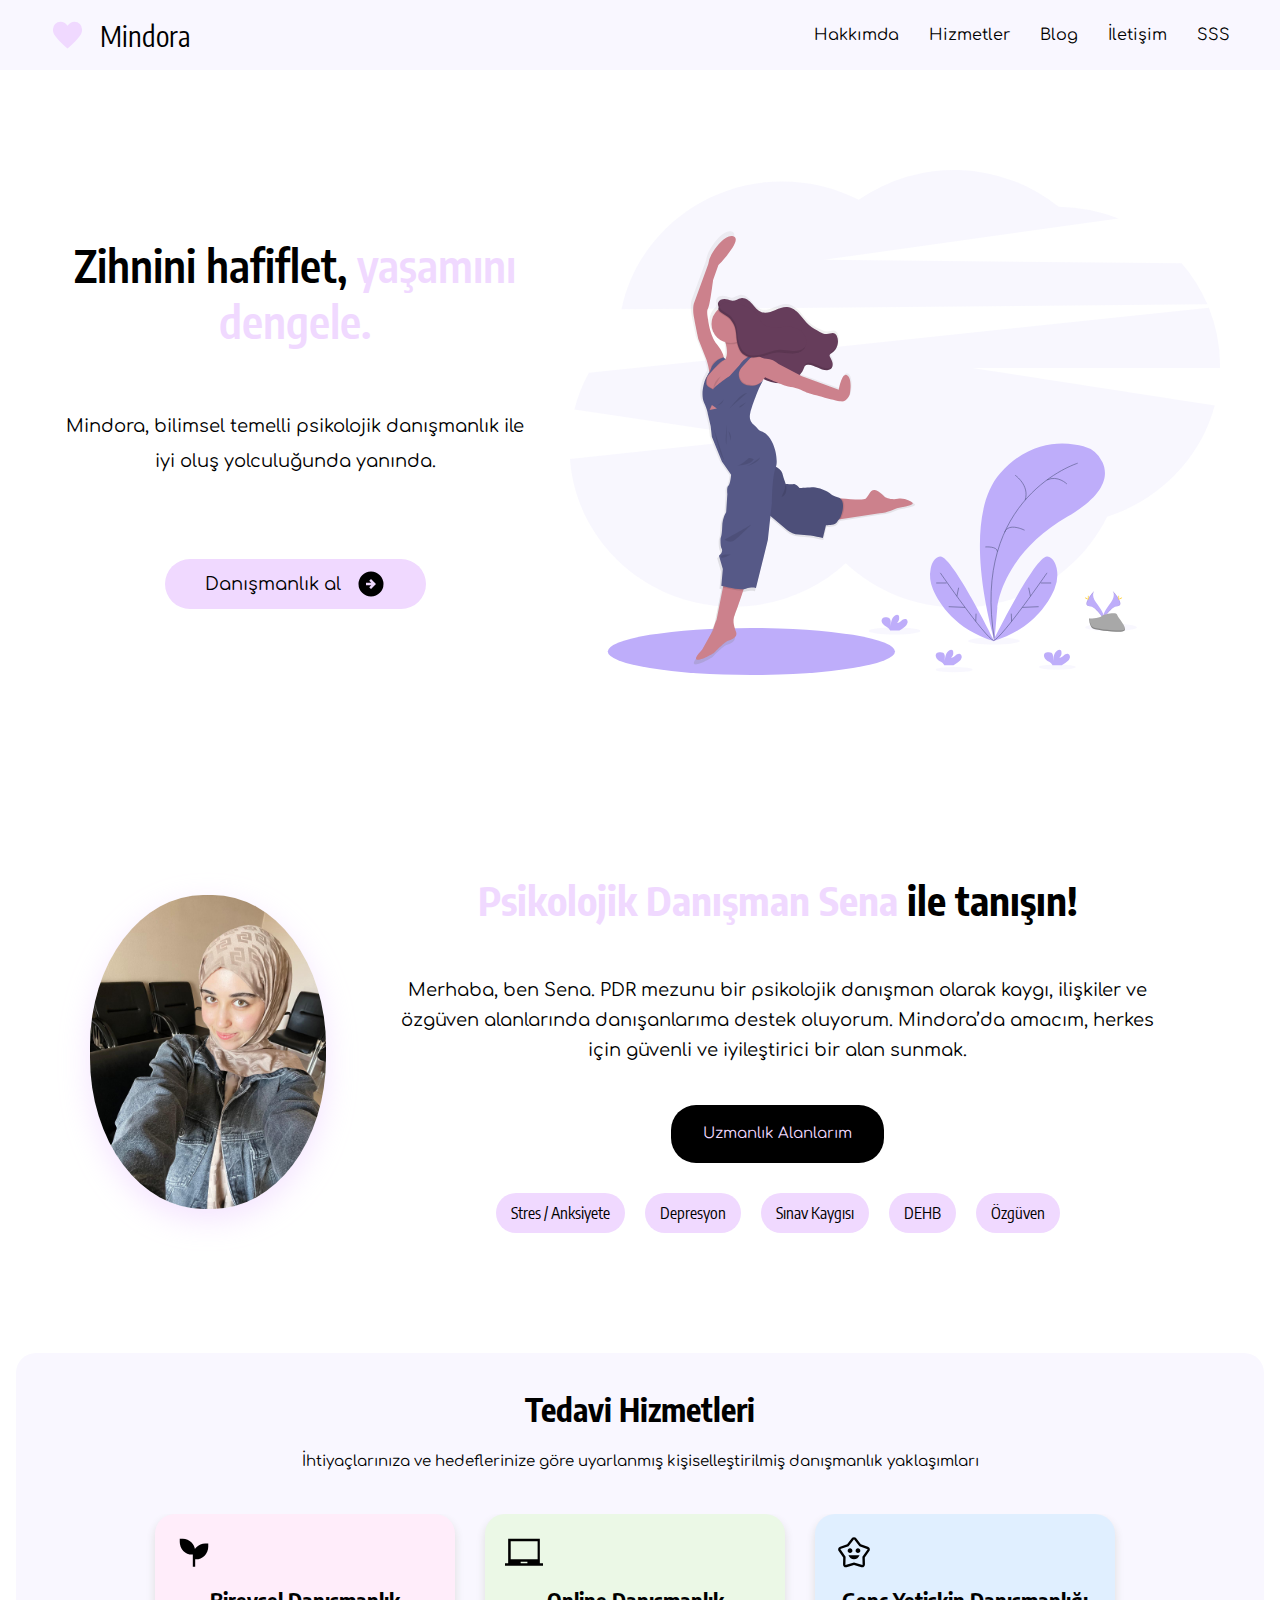
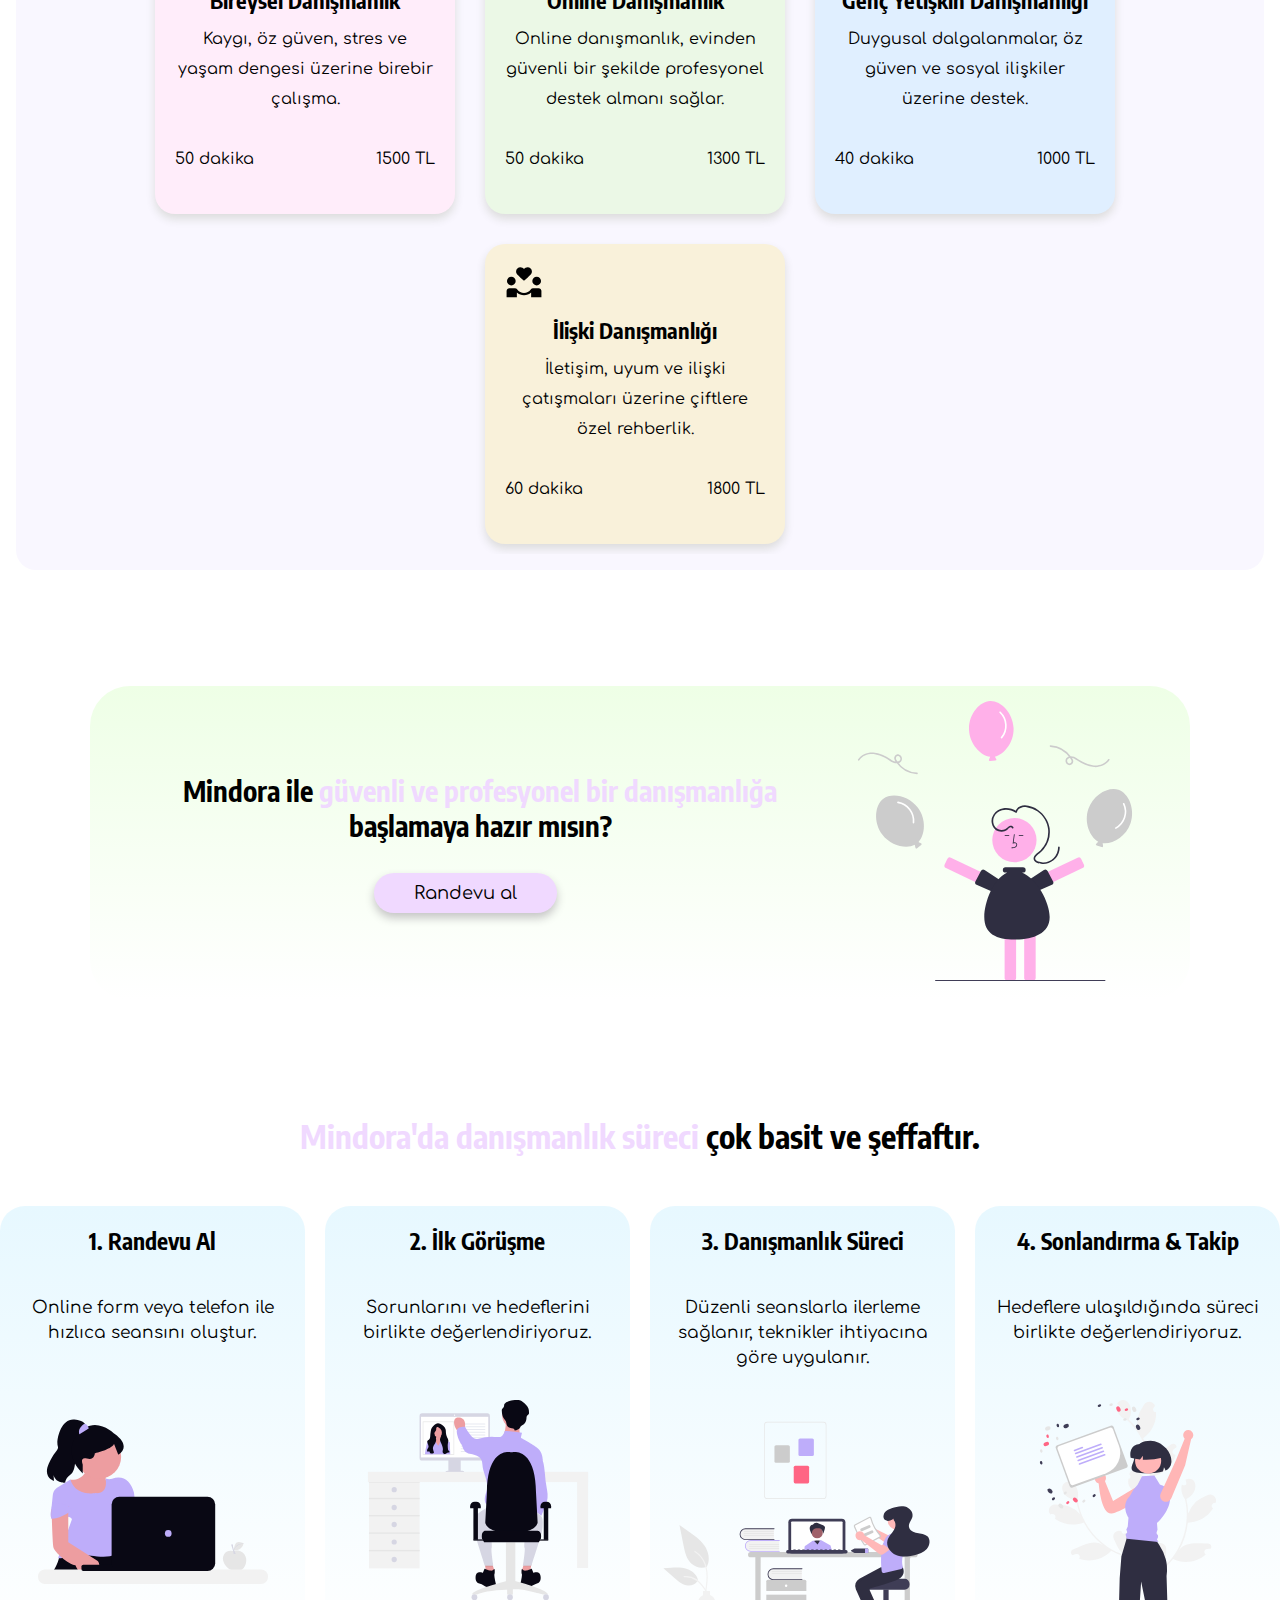
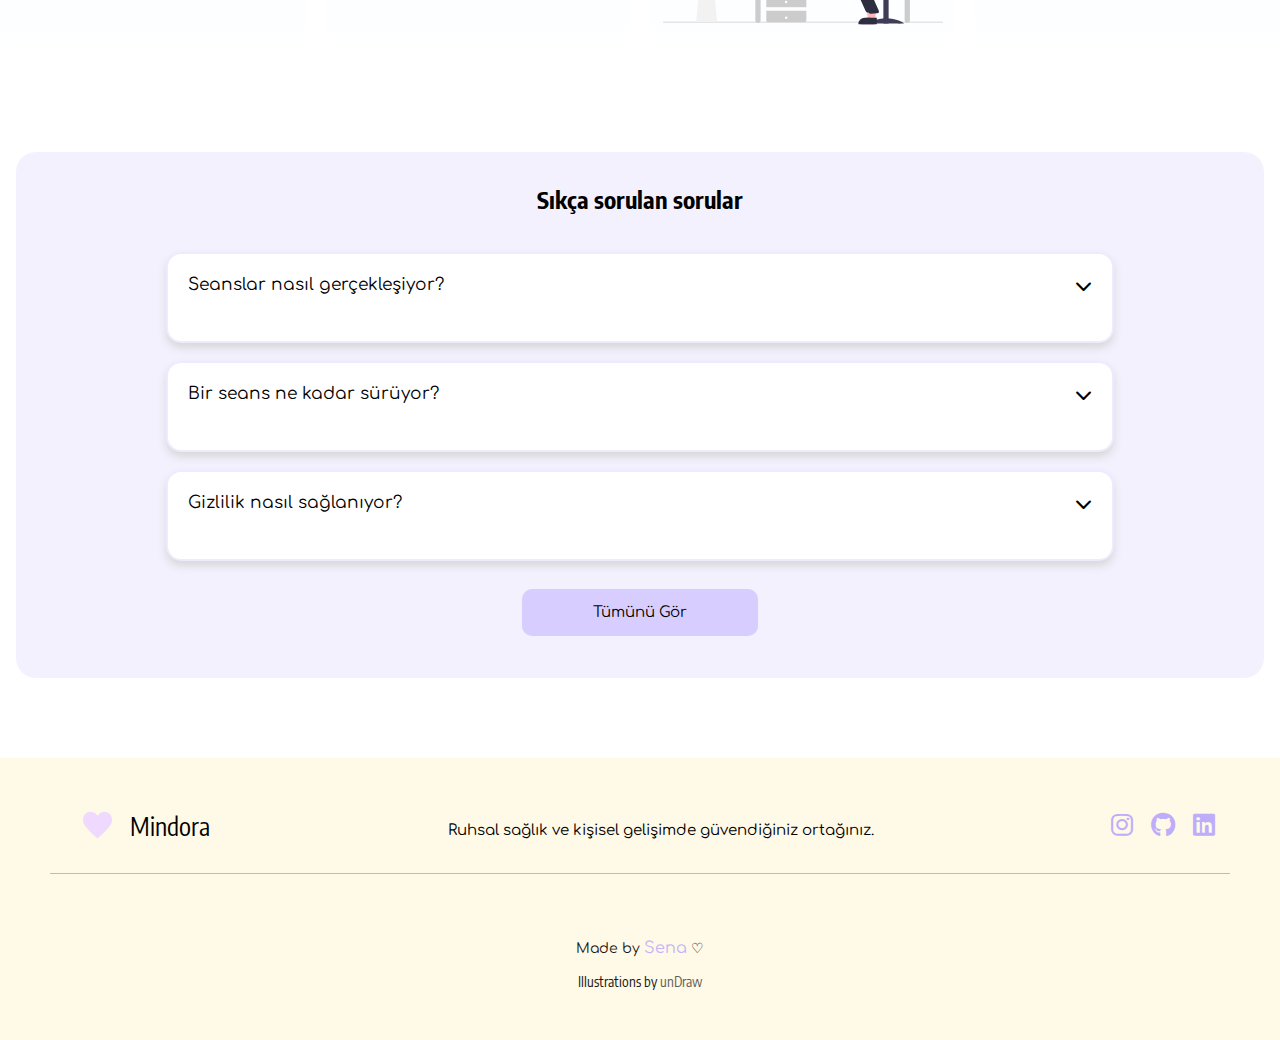
<file: index.html>
<!DOCTYPE html>
<html lang="en">
<head>
    <meta charset="UTF-8">
    <meta name="viewport" content="width=device-width, initial-scale=1.0">
    <title>Mindora</title>
    <link rel="shortcut icon" href="assets/kalp.svg" type="image/x-icon">
    <link rel="preconnect" href="https://fonts.googleapis.com">
<link rel="preconnect" href="https://fonts.gstatic.com" crossorigin>
<link href="https://fonts.googleapis.com/css2?family=Comfortaa:wght@300..700&display=swap" rel="stylesheet">
<link rel="preconnect" href="https://fonts.googleapis.com">
<link rel="preconnect" href="https://fonts.gstatic.com" crossorigin>
<link href="https://fonts.googleapis.com/css2?family=Encode+Sans+Condensed:wght@100;200;300;400;500;600;700;800;900&display=swap" rel="stylesheet">
<link rel="stylesheet" href="https://cdnjs.cloudflare.com/ajax/libs/font-awesome/6.5.1/css/all.min.css" integrity="SHA_GÜVENLİK_ANAHTARI" crossorigin="anonymous" referrerpolicy="no-referrer" />

<link rel="stylesheet" href="style.css">
</head>

<body>
    <nav>
        <div class="logo">
            <img src="./assets/kalp.svg"  class="kalp">
            <h1>Mindora</h1>
        </div>

        <button class="hamburger" id="menu-btn">&#9776;</button>
        <ul class="links">
            <li><a href="#hakkımda">Hakkımda</a></li>
            <li><a href="#hizmetler">Hizmetler</a></li>
            <li><a href="./blog.html">Blog</a></li>
            <li><a href="./contact.html">İletişim</a></li>
            <li><a href="./faq.html">SSS</a></li>
        </ul>
    </nav>

    <section class="section1">
        <div class="hero-text">
             <h1>Zihnini hafiflet, <span>yaşamını dengele.</span></h1>
             <p>Mindora, bilimsel temelli psikolojik danışmanlık ile iyi oluş yolculuğunda yanında.</p>
                         <!-- Calendly link widget begin -->
        <link href="https://assets.calendly.com/assets/external/widget.css" rel="stylesheet">
        <script src="https://assets.calendly.com/assets/external/widget.js" type="text/javascript" async></script>
        <a class="calendly" href="" onclick="Calendly.initPopupWidget({url: 'https://calendly.com/studydiaryy0/1-oturum'});return false;"><button>Danışmanlık al <img src="./assets/arrow_circle_right_24dp_000_FILL1_wght400_GRAD0_opsz24.svg" alt=""></button></a>
        <!-- Calendly link widget end -->
             
        </div>
        <div class="hero-resim">
            <img src="./assets/hero-resim.svg" alt="">
        </div>
    </section>

    <section class="section2" id="hakkımda">
        <div class="sena-resim">
            <img src="./assets/sena.jpeg" alt="">
        </div>

        <div class="about-text">
            <h1><span>Psikolojik Danışman Sena</span> ile tanışın!</h1>
            <p>Merhaba, ben Sena. PDR mezunu bir psikolojik danışman olarak kaygı, ilişkiler ve özgüven alanlarında danışanlarıma destek oluyorum. Mindora’da amacım, herkes için güvenli ve iyileştirici bir alan sunmak.</p>
           
            <div class="baslik">
                <p>Uzmanlık Alanlarım</p>
            </div>
            <div class="skills">
                <div class="s">Stres / Anksiyete</div>
                <div class="s">Depresyon</div>
                <div class="s">Sınav Kaygısı</div>
                <div class="s">DEHB</div>
                <div class="s">Özgüven</div>
            </div>
        </div>
    </section>

    <section class="section3" id="hizmetler">
        <div class="container">
            <div class="header">
                <h1>Tedavi Hizmetleri</h1>
                <p>İhtiyaçlarınıza ve hedeflerinize göre uyarlanmış kişiselleştirilmiş danışmanlık yaklaşımları</p>
            </div>

            <div class="hizmetler">
                <div class="carousel">
                    <div class="carousel-track">
                        <div class="box box1">
                            <img src="./assets/psychiatry_100dp_000_FILL1_wght400_GRAD0_opsz48.svg" alt="">
                            <h1>Bireysel Danışmanlık</h1>
                            <p>Kaygı, öz güven, stres ve yaşam dengesi üzerine birebir çalışma.</p>
                            <div class="info">
                                <p>50 dakika</p>
                                <p>1500 TL</p>
                            </div>
                        </div>

                        <div class="box box2">
                            <img src="./assets/laptop_chromebook_100dp_000_FILL0_wght400_GRAD0_opsz48.svg" alt="">
                            <h1>Online Danışmanlık</h1>
                            <p>Online danışmanlık, evinden güvenli bir şekilde profesyonel destek almanı sağlar.</p>
                            <div class="info">
                                <p>50 dakika</p>
                                <p>1300 TL</p>
                            </div>
                        </div>

                        <div class="box box3">
                            <img src="./assets/family_star_100dp_000_FILL0_wght400_GRAD0_opsz48.svg" alt="">
                            <h1>Genç Yetişkin Danışmanlığı</h1>
                            <p>Duygusal dalgalanmalar, öz güven ve sosyal ilişkiler üzerine destek.</p>
                            <div class="info">
                                <p>40 dakika</p>
                                <p>1000 TL</p>
                            </div>
                        </div>

                        <div class="box box4">
                            <img src="./assets/partner_heart_100dp_000_FILL1_wght400_GRAD0_opsz48.svg" alt="">
                            <h1>İlişki Danışmanlığı</h1>
                            <p>İletişim, uyum ve ilişki çatışmaları üzerine çiftlere özel rehberlik.</p>
                            <div class="info">
                                <p>60 dakika</p>
                                <p>1800 TL</p>
                            </div>
                        </div>
                    </div>

                    <div class="carousel-nav">
                        <span class="dot active"></span>
                        <span class="dot"></span>
                        <span class="dot"></span>
                        <span class="dot"></span>
                    </div>
                </div>
            </div>
        </div>
    </section>

    <section class="section4">
        <div class="content">
            <div class="text">
                <h1>Mindora ile <span>güvenli ve profesyonel bir danışmanlığa</span> başlamaya hazır mısın?</h1>
                <!-- Calendly link widget begin -->
<link href="https://assets.calendly.com/assets/external/widget.css" rel="stylesheet">
<script src="https://assets.calendly.com/assets/external/widget.js" type="text/javascript" async></script>
<a class="calendly" href="" onclick="Calendly.initPopupWidget({url: 'https://calendly.com/studydiaryy0/1-oturum'});return false;"><button>Randevu al</button></a>
<!-- Calendly link widget end -->
                
            </div>

            <div class="resim">
                <img src="./assets/resim.svg" alt="">
            </div>
            
        </div>
    </section>


    <section class="section5">
        <h1 class="sec5-h1"><span>Mindora'da danışmanlık süreci</span> çok basit ve şeffaftır.</h1>

        <div class="kutular">
            <div class="kutu">
                <h1>1. Randevu Al</h1>
                <p>Online form veya telefon ile hızlıca seansını oluştur.</p>
                <img src="./assets/kutu1.svg" class="kutu-resim">
            </div>

            <div class="kutu">
                <h1>2. İlk Görüşme</h1>
                <p>Sorunlarını ve hedeflerini birlikte değerlendiriyoruz.</p>
                <img src="./assets/kutu2.svg" class="kutu-resim" alt="">
            </div>

            <div class="kutu">
                <h1>3. Danışmanlık Süreci</h1>
                <p>Düzenli seanslarla ilerleme sağlanır, teknikler ihtiyacına göre uygulanır.</p>
                <img src="./assets/kutu3.svg" class="kutu3">
            </div>

            <div class="kutu">
                <h1>4. Sonlandırma & Takip</h1>
                <p>Hedeflere ulaşıldığında süreci birlikte değerlendiriyoruz.</p>
                <img src="./assets/kutu4.svg" class="kutu-resim" alt="">
            </div>
        </div>
    </section>


    
    <section class="section6">
        <div class="faq">
            <div class="faq-header">
                <h1>Sıkça sorulan sorular</h1>
            </div>

            <div class="btn-cont">
                <button class="btn">Seanslar nasıl gerçekleşiyor?
                    <i class="fa-solid fa-chevron-down"></i>
                </button>
                

                <div class="panel">
                    <p>Seanslar online olarak Zoom veya Google Meet üzerinden yapılır. Bağlantı linki seans öncesinde tarafına iletilir.</p>
                </div>
            </div>

            <div class="btn-cont">
                <button class="btn">Bir seans ne kadar sürüyor?
                    <i class="fa-solid fa-chevron-down"></i>
                </button>
                

                <div class="panel">
                    <p>Genellikle 45–50 dakika sürer. İhtiyaca göre süre esnek şekilde düzenlenebilir.</p>
                </div>
            </div>

            <div class="btn-cont">
                <button class="btn">Gizlilik nasıl sağlanıyor?
                    <i class="fa-solid fa-chevron-down"></i>
                </button>
                

                <div class="panel">
                    <p>Tüm görüşmeler etik kurallar ve gizlilik ilkeleri çerçevesinde yürütülür. Paylaştığın hiçbir bilgi üçüncü kişilerle paylaşılmaz.</p>
                </div>
            </div>

            <a href="faq.html"><button class="faqBtn">Tümünü Gör</button></a>


        </div>
    </section>


    <footer>
        <div class="footer-cont">
            <div class="footer-logo">
                <img src="./assets/kalp.svg" class="kalp" alt="">
                <h1>Mindora</h1>
            </div>
            
            <p>Ruhsal sağlık ve kişisel gelişimde güvendiğiniz ortağınız.</p>
            <div class="social">
                <a href="https://www.instagram.com/senanurbuyuksolak/" title="Instagram"><i class="fa-brands fa-instagram"></i></a>
                <a href="https://github.com/phantomechoo" title="Github"><i class="fa-brands fa-github"></i></a>
                <a href="https://www.linkedin.com/in/senanur-b%C3%BCy%C3%BCksolak-b8a412254/" title="LinkeIn"><i class="fa-brands fa-linkedin"></i></a>
            </div> 
        </div>
        <div class="footer-bottom">
            <p class="sena">Made by <a href="https://www.instagram.com/senanurbuyuksolak/" title="click ♡" target="_blank" rel="noopener">Sena</a> ♡</p>
            <p class="undraw">Illustrations by <a href="https://undraw.co" target="_blank" rel="noopener" class="undraw-link">unDraw</a></p>
        </div>
    </footer>

 <script src="script.js"></script>
</body>
</html>
</file>
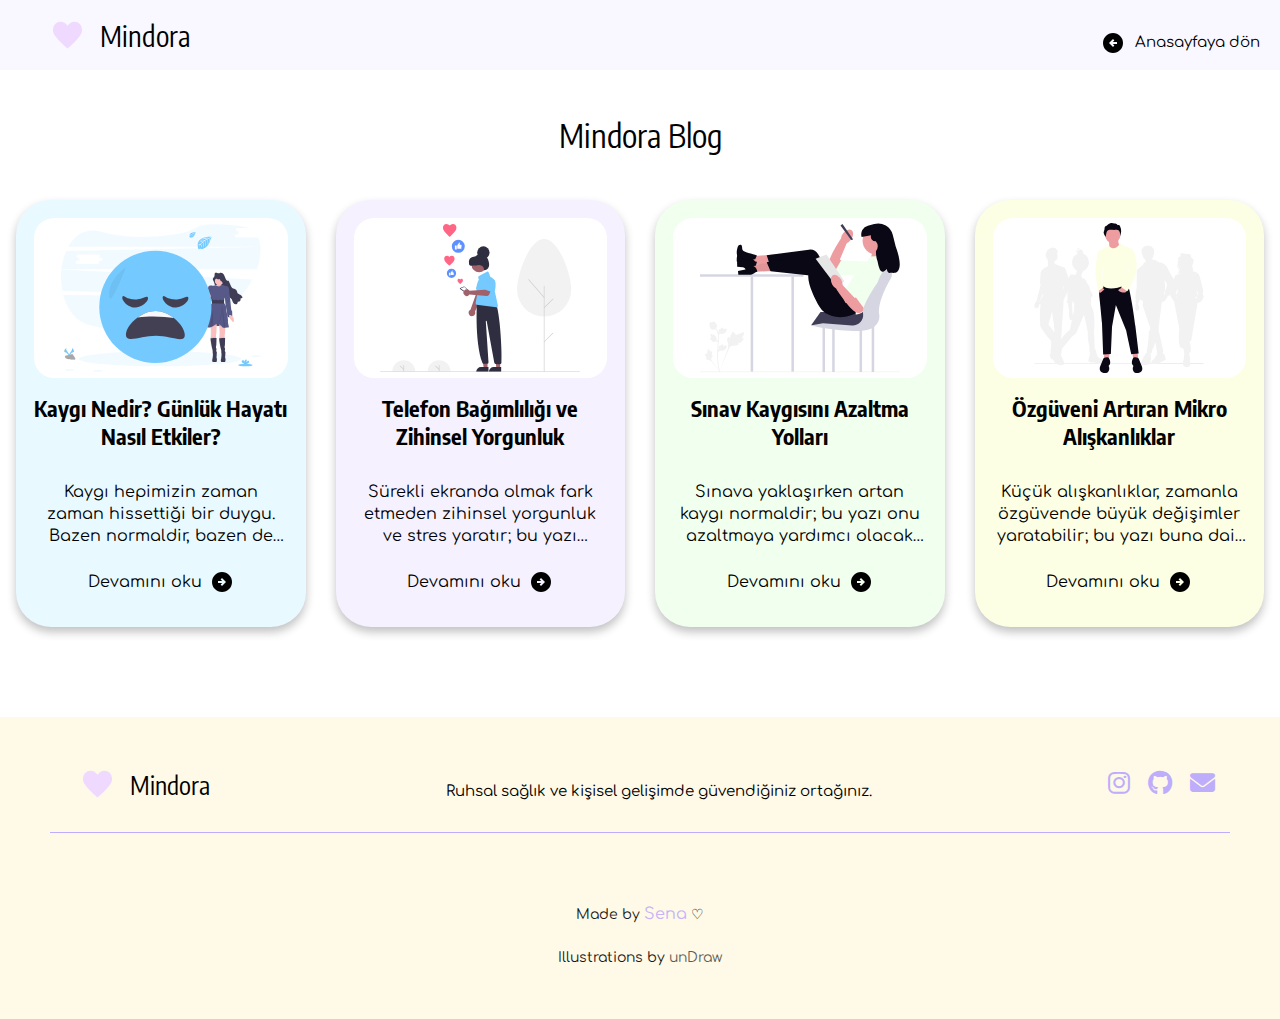
<file: blog.html>
<!DOCTYPE html>
<html lang="en">
<head>
    <meta charset="UTF-8">
    <meta name="viewport" content="width=device-width, initial-scale=1.0">
    <title>Mindora Blog</title>
         <link rel="preconnect" href="https://fonts.googleapis.com">
<link rel="preconnect" href="https://fonts.gstatic.com" crossorigin>
<link href="https://fonts.googleapis.com/css2?family=Comfortaa:wght@300..700&display=swap" rel="stylesheet">
<link rel="preconnect" href="https://fonts.gstatic.com" crossorigin>
<link href="https://fonts.googleapis.com/css2?family=Encode+Sans+Condensed:wght@100;200;300;400;500;600;700;800;900&display=swap" rel="stylesheet">
<link rel="stylesheet" href="https://cdnjs.cloudflare.com/ajax/libs/font-awesome/6.5.1/css/all.min.css" integrity="SHA_GÜVENLİK_ANAHTARI" crossorigin="anonymous" referrerpolicy="no-referrer" />
<link rel="stylesheet" href="https://cdnjs.cloudflare.com/ajax/libs/font-awesome/6.5.1/css/all.min.css" integrity="SHA_GÜVENLİK_ANAHTARI" crossorigin="anonymous" referrerpolicy="no-referrer" />
</head>
<style>
    * {
        margin: 0;
        padding: 0;
        box-sizing: border-box;
    }

    body {
        /* display: flex;
        align-items: center;
        justify-content: center; */
        min-height: 100vh;
        font-family: "Encode Sans Condensed", sans-serif;
    }

       nav {
        background-color: #F9F7FF;
        width: 100%;
        display: flex;
        align-items: center;
        justify-content: space-between;
        padding: 20px;
        position: fixed;
        z-index: 1000;
        height: 70px;
        top: 0;
        left: 0;
    }

    .logo {
        display: flex;
        flex-direction: row;
        align-items: center;
        gap: 15px;
        margin-left: 30px;
    }

    .logo-h1 {
        font-family: "Encode Sans Condensed", sans-serif;
        font-size: 28px;
        font-weight: 400;
    }

    .logo img {
        width: 35px;
        height: auto;
       
    }

    .links {
        display: none;
        /* display: flex;
        align-items: center;
        justify-content: center;
        gap: 40px;
        margin-right: 30px;
        font-family: "Comfortaa", sans-serif; */
    }

    .links li {
        list-style: none;
    }

    .links a{
        text-decoration: none;
        font-size: 16px;
        color: black;
        transition: all 0.3s ease;
    }

    .links a:hover {
        color: #BEADFA;
    }


    .links.active {
        display: flex;
        background-color: #F9F7FF;
        padding: 15px;
    }

    .section {
        padding: 90px 1rem 90px 1rem;
    }

    .header-blog {
        /* width: 100%; */
        padding: 25px;
        text-align: center;
    }

    .header-blog h1 {
        padding-bottom: 20px;
        font-weight: 400;
    }

    

    .container {
        display: flex;
        align-items: stretch;
        justify-content: center;
        flex-direction: row;
        gap: 30px;
    }

    .blog {
        width: 100%;
        max-width: 490px;
        flex: 1;
        /* min-height: 520px; */
        border-radius: 35px;
        padding: 18px;
        display: flex;
        flex-direction: column;
        justify-content: space-between;
        gap: 8px;
        box-shadow: 0 5px 10px #c1c1c1;
        transition: all 0.3s ease-in-out;
    }

    .blog:hover {
        transform: translateY(-10px);
        box-shadow: 0 5px 15px #f5d8ff;
    }

    .blog-resim > img {
        width: 200px;
        height: 150px;
    }


    .blog1 {
        background-color: #E8F9FF;
    }

    .blog2 {
        background-color: #F5F1FF;
    }

    .blog3 {
        background-color: #F1FFEF;
    }

    .blog4 {
        background-color: #FCFFE4;
    }

    .blog-resim {
        width: 100%;
        height: 160px;
        background-color: white;
        border-radius: 20px;
        display: flex;
        align-items: center;
        justify-content: center;
    }

    .blog h1 {
        font-size: 22px;
        text-align: center;
        margin: 8px 0;
    }
    
    p, a {
        font-family: "Comfortaa", sans-serif;
        text-align: center;
        line-height: 22px;
        margin-top: 15px;
    }

    .blog p {
        display: -webkit-box;
        -webkit-line-clamp: 3;    /* kaç satır göstereceksin */
        -webkit-box-orient: vertical;
        overflow: hidden;
        /* Standart property (tüm tarayıcılar desteklemez ama uyarı kapanır) */
        line-clamp: 3;

    }


    a {
        text-decoration: none;
        color: black;
    }

    a img {
        color: black;
    }
    
    .ileri {
        display: flex;
        align-items: center;
        justify-content: center;
        gap: 8px;
        margin-bottom: 15px;
        transition: all 0.4s ease;
    }

    .ileri:hover {
        background-color: white;
        border-radius: 10px;
        padding: 10px;
    }

    .ileri img {
        transition: transform 0.3s ease-in-out;
    }

    .ileri:hover img{
        transform: translateX(10px);
    }

        footer {
        padding: 50px;
        background-color: #FFF9E7;
    }

    .footer-cont {
        display: flex;
        align-items: center;
        justify-content: space-between;
        border-bottom: 1px solid #BEADFA;
        padding-bottom: 30px;
    }

    .footer-cont p {
        font-size: 15px;
        font-family: "Comfortaa", sans-serif;
        line-height: 20px;
        text-align: center;
    }

    .footer-logo {
        display: flex;
        align-items: center;
        flex-direction: row;
        gap: 15px;
        margin-left: 30px;
        font-family: "Encode Sans Condensed", sans-serif;
    }

    .footer-logo img {
        width: 35px;
        height: auto;
    }

    .footer-logo h1 {
        font-size: 25px;
        font-weight: 400;
    }

    .social a i {
        font-size: 25px;
        margin-right: 15px;
        color: #BEADFA;
        transition: all 0.4s ease;
    }

    .social a:hover i {
        transform: translateY(-10px);
        color: #8f70ff;
    }

    footer .sena {
        font-size: 14px;
        padding-top: 35px;
        font-family: "Comfortaa", sans-serif;
        text-align: center;
    }

    .sena a {
        text-decoration: none;
        color: #BEADFA;
        font-size: 16px;
        transition: color 0.6s ease;
    }

    .sena a:hover {
        color: #8f70ff;
    }

    .footer-bottom {
        display: flex;
        flex-direction: column;
        align-items: center;
        gap: 6px;
        padding-top: 20px;
        text-align: center;
    }

    .undraw-link {
        text-decoration: none;
        color: black;
        opacity: 0.7;
    }

    .footer-bottom .sena,
    .footer-bottom .undraw {
        font-size: 14px;
        color: #000;
        opacity: 0.9;
    }


    @keyframes kalpAtis {
        0%, 100% {transform: scale(1);}
        50% {transform: scale(1.3);}
    }

    .kalp {
        animation: kalpAtis 2s ease infinite;
    }


    .back {
        color: black;
        font-size: 15px;
        font-family: "Comfortaa", sans-serif;
        transition: all 0.4s ease;
        text-align: center;
        display: flex;
        align-items: center;
        justify-content: center;
        gap: 10px;
        text-decoration: none;
    }

    .back:hover {
        color: #BEADFA;
    }

    .back img {
        margin-left: 10px;
        transition: transform 0.4s ease-in-out;
    }

    .back:hover img{
        transform: translateX(-10px);
    }

    @media (max-width: 992px) {
        .container {
            display: grid;
            grid-template-columns: repeat(2, 1fr);
            gap: 25px;
            padding: 1rem;
        }

        .blog {
            max-width: 100%;
        }
    }


    @media (max-width: 768px) {
        .container {
            display: flex;
            align-items: center;
            justify-content: center;
            flex-direction: column;
        }

        .logo-h1 {
            font-size: 25px;
        }

        .links {
            display: none;
            width: 100%;
            position: absolute;
            top: 50px;
            left: 0;
            flex-direction: column;
        }

        .hamburger {
            display: block;
        }


        .info {
            display: flex;
            flex-direction: column;
            align-items: center;
            justify-content: center;
        }

        .name-info {
            gap: 20px;
            margin-left: 0;
        }

        .footer-cont {
            display: flex;
            align-items: center;
            justify-content: center;
            flex-direction: column;
            gap: 25px;
        }

        .social a i {
           margin-left: 15px;
        }

        .footer-logo {
           margin: 0;
        }  
    }




 
</style>
<body>
    <nav>
        <div class="logo">
            <img src="./assets/kalp.svg"  class="kalp">
            <h1 class="logo-h1">Mindora</h1>
        </div>

        <ul class="links">
            <li><a href="#hakkımda">Hakkımda</a></li>
            <li><a href="#hizmetler">Hizmetler</a></li>
            <li><a href="#">Blog</a></li>
            <li><a href="#">İletişim</a></li>
        </ul>
        <a href="./index.html" class="back"><img src="./assets/left.svg" alt="">Anasayfaya dön</a>
    </nav>

    <section class="section">
        <div class="header-blog">
            <h1><span>Mindora Blog</span></h1>
        </div>

        <div class="container">
            <div class="blog blog1">
                <div class="blog-resim">
                    <img src="./assets/kaygı.svg" alt="">
                </div>
                
                <h1>Kaygı Nedir? Günlük Hayatı Nasıl Etkiler?</h1>
                <p>Kaygı hepimizin zaman zaman hissettiği bir duygu. Bazen normaldir, bazen de günlük yaşamı zorlayabilir. Bu yazıda kaygının nedenlerini kısaca ele alıyoruz.</p>
                <a href="kaygı.html" class="ileri">Devamını oku <img src="./assets/arrow_circle_right_24dp_000_FILL1_wght400_GRAD0_opsz24.svg" alt=""></a>  
            </div>

            <div class="blog blog2">
                <div class="blog-resim">
                    <img src="./assets/undraw_social-life_xwod.svg" alt="">
                </div>
                <h1>Telefon Bağımlılığı ve Zihinsel Yorgunluk</h1>
                <p>Sürekli ekranda olmak fark etmeden zihinsel yorgunluk ve stres yaratır; bu yazı bunun nedenlerini kısaca ele alıyor.</p>
                <a href="telefon bağımlılıgı.html" class="ileri">Devamını oku <img src="./assets/arrow_circle_right_24dp_000_FILL1_wght400_GRAD0_opsz24.svg" alt=""></a>
            </div>

            <div class="blog blog3">
                <div class="blog-resim">
                    <img src="./assets/undraw_exam-prep_nmly.svg" alt="">
                </div>
                <h1>Sınav Kaygısını Azaltma Yolları</h1>
                <p>Sınava yaklaşırken artan kaygı normaldir; bu yazı onu azaltmaya yardımcı olacak basit adımları özetliyor.</p>
                <a href="sınav kaygısı.html" class="ileri">Devamını oku <img src="./assets/arrow_circle_right_24dp_000_FILL1_wght400_GRAD0_opsz24.svg" alt=""></a>
            </div>

            <div class="blog blog4">
                <div class="blog-resim">
                    <img src="./assets/undraw_stand-out_9j2q.svg" alt="">
                </div>
                <h1>Özgüveni Artıran Mikro Alışkanlıklar</h1>
                <p>Küçük alışkanlıklar, zamanla özgüvende büyük değişimler yaratabilir; bu yazı buna dair basit örnekler sunuyor.</p>
                <a href="özgüven.html" class="ileri">Devamını oku <img src="./assets/arrow_circle_right_24dp_000_FILL1_wght400_GRAD0_opsz24.svg" alt=""></a>
            </div>
        </div>
    </section>

    <footer>
        <div class="footer-cont">
            <div class="footer-logo">
                <img src="./assets/kalp.svg" class="kalp" alt="">
                <h1>Mindora</h1>
            </div>
            
            <p>Ruhsal sağlık ve kişisel gelişimde güvendiğiniz ortağınız.</p>
            <div class="social">
                <a href=""><i class="fa-brands fa-instagram"></i></a>
                <a href=""><i class="fa-brands fa-github"></i></a>
                <a href=""><i class="fa-solid fa-envelope"></i></a>
            </div> 
        </div>

        <div class="footer-bottom">
            <p class="sena">Made by <a href="https://www.instagram.com/senanurbuyuksolak/" title="click ♡" target="_blank" rel="noopener">Sena</a> ♡</p>
            <p class="undraw">Illustrations by <a href="https://undraw.co" target="_blank" rel="noopener" class="undraw-link">unDraw</a></p>
        </div>
    </footer>
</body>
</html>
</file>
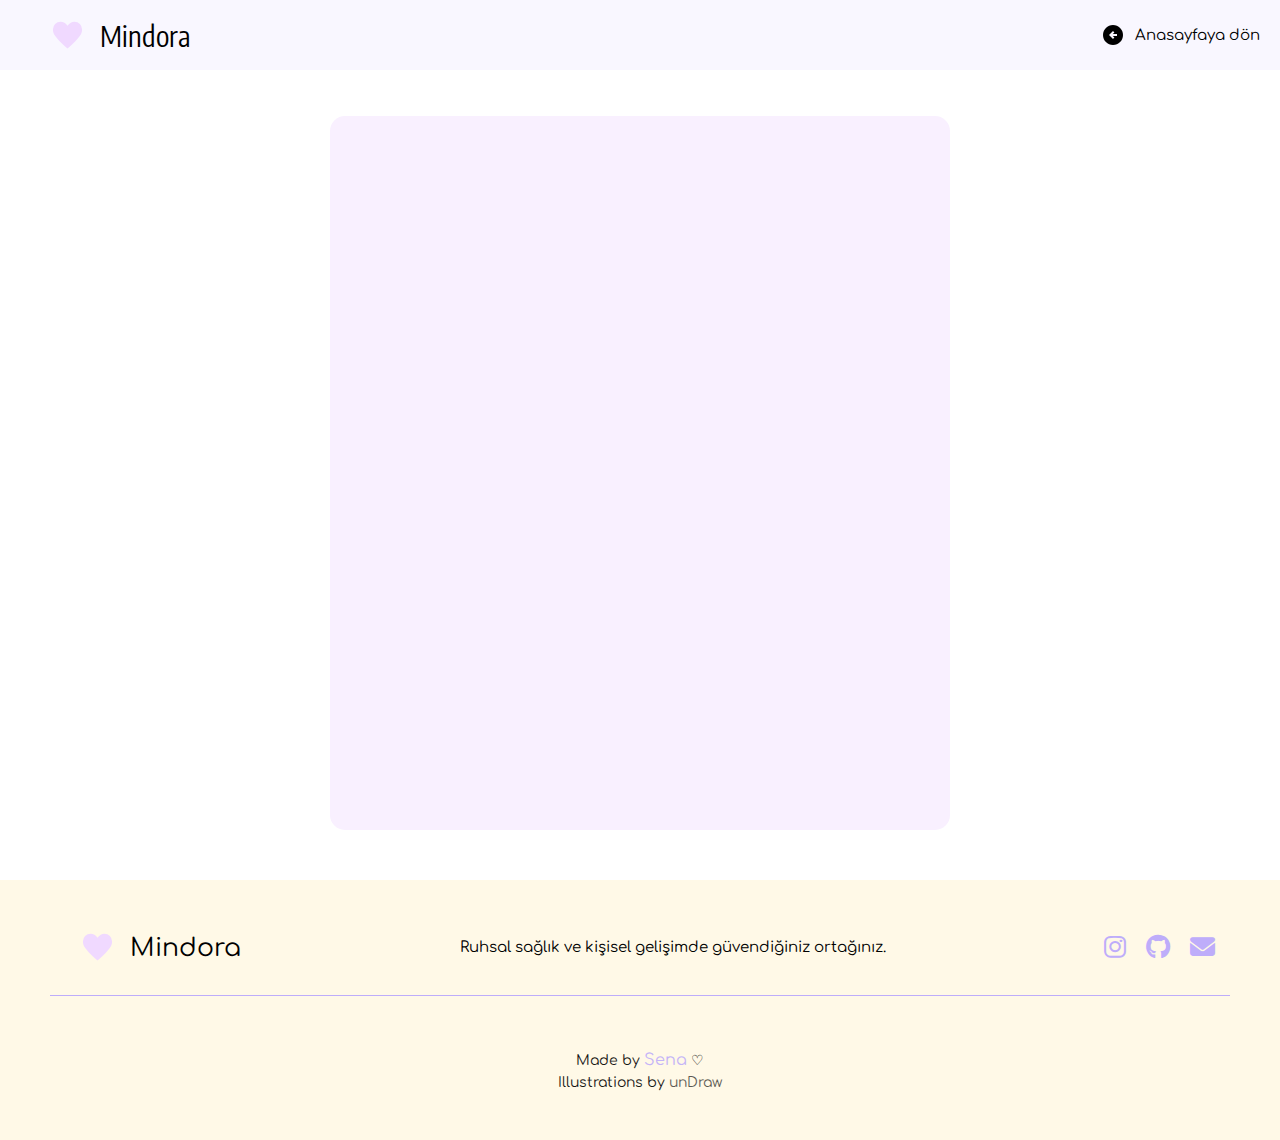
<file: contact.html>
<!DOCTYPE html>
<html lang="en">
<head>
    <meta charset="UTF-8">
    <meta name="viewport" content="width=device-width, initial-scale=1.0">
    <title>Document</title>
        <link rel="preconnect" href="https://fonts.googleapis.com">
<link rel="preconnect" href="https://fonts.gstatic.com" crossorigin>
<link href="https://fonts.googleapis.com/css2?family=Comfortaa:wght@300..700&display=swap" rel="stylesheet">
<link rel="preconnect" href="https://fonts.googleapis.com">
<link rel="preconnect" href="https://fonts.gstatic.com" crossorigin>
<link href="https://fonts.googleapis.com/css2?family=Encode+Sans+Condensed:wght@100;200;300;400;500;600;700;800;900&display=swap" rel="stylesheet">
<link rel="stylesheet" href="https://cdnjs.cloudflare.com/ajax/libs/font-awesome/6.5.1/css/all.min.css" integrity="SHA_GÜVENLİK_ANAHTARI" crossorigin="anonymous" referrerpolicy="no-referrer" />
</head>
<style>
    * {
        padding: 0;
        margin: 0;
        box-sizing: border-box;
    }

    body {
        padding-top: 100px;
        min-height: 100vh;
        font-family: "Comfortaa", sans-serif;
    }

     nav {
        background-color: #F9F7FF;
        width: 100%;
        display: flex;
        align-items: center;
        justify-content: space-between;
        padding: 20px;
        position: fixed;
        z-index: 1000;
        height: 70px;
        top: 0;
        left: 0;
    }

    .logo {
        display: flex;
        flex-direction: row;
        align-items: center;
        gap: 15px;
        margin-left: 30px;
    }

    .logo h1 {
        font-family: "Encode Sans Condensed", sans-serif;
        font-size: 28px;
        font-weight: 400;
    }

    .logo img {
        width: 35px;
        height: auto;
       
    }

    .links {
        display: none;
        /* display: flex;
        align-items: center;
        justify-content: center;
        gap: 40px;
        margin-right: 30px;
        font-family: "Comfortaa", sans-serif; */
    }

    .links li {
        list-style: none;
    }

    .links a{
        text-decoration: none;
        font-size: 16px;
        color: black;
        transition: all 0.3s ease;
    }

    .links a:hover {
        color: #BEADFA;
    }


    .links.active {
        display: flex;
        background-color: #F9F7FF;
        padding: 15px;
    }

    .container {
        display: flex;
        align-items: center;
        justify-content: center;
        background-color: #f9f0ff;
        width: 100%;
        max-width: 620px;
        margin: 0 auto;
        border-radius: 15px;
        padding: 15px;
    }

    .section1 {
        padding: 1rem 1rem 50px 1rem;
    }



    footer {
        padding: 50px;
        background-color: #FFF9E7;
    }

    .footer-cont {
        display: flex;
        align-items: center;
        justify-content: space-between;
        border-bottom: 1px solid #BEADFA;
        padding-bottom: 30px;
    }

    .footer-cont p {
        font-size: 15px;
        font-family: "Comfortaa", sans-serif;
        line-height: 20px;
    }

    .footer-logo {
        display: flex;
        align-items: center;
        flex-direction: row;
        gap: 15px;
        margin-left: 30px;
    }

    .footer-logo img {
        width: 35px;
        height: auto;
    }

    .footer-logo h1 {
        font-size: 25px;
        font-weight: 400;
    }

    .social a i {
        font-size: 25px;
        margin-right: 15px;
        color: #BEADFA;
        transition: all 0.4s ease;
    }

    .social a:hover i {
        transform: translateY(-10px);
        color: #8f70ff;
    }

    footer .sena {
        font-size: 14px;
        padding-top: 35px;
        font-family: "Comfortaa", sans-serif;
    }

    .sena a {
        text-decoration: none;
        color: #BEADFA;
        font-size: 16px;
        transition: color 0.6s ease;
    }

    .sena a:hover {
        color: #8f70ff;
    }

        .footer-bottom {
        display: flex;
        flex-direction: column;
        align-items: center;
        gap: 6px;
        padding-top: 20px;
        text-align: center;
    }

    .undraw-link {
        text-decoration: none;
        color: black;
        opacity: 0.7;
    }

    .footer-bottom .sena,
    .footer-bottom .undraw {
        font-size: 14px;
        color: #000;
        opacity: 0.9;
    }

    @keyframes kalpAtis {
        0%, 100% {transform: scale(1);}
        50% {transform: scale(1.3);}
    }

    .kalp {
        animation: kalpAtis 2s ease infinite;
    }

    .back {
        color: black;
        font-size: 15px;
        font-family: "Comfortaa", sans-serif;
        transition: all 0.4s ease;
        text-align: center;
        display: flex;
        align-items: center;
        justify-content: center;
        text-align: center;
        gap: 10px;
        text-decoration: none;
    }

    .back:hover {
        color: #BEADFA;
    }

    .back img {
        margin-left: 10px;
        transition: transform 0.4s ease-in-out;
    }

    .back:hover img{
        transform: translateX(-10px);
    }


    @media (max-width: 768px) {
        .logo h1 {
            font-size: 25px;
        }

        .links {
            display: none;
            width: 100%;
            position: absolute;
            top: 50px;
            left: 0;
            flex-direction: column;
        }

        .hamburger {
            display: block;
        }


        .footer-cont {
            display: flex;
            align-items: center;
            justify-content: center;
            flex-direction: column;
            gap: 25px;
        }

        .social a i {
           margin-left: 15px;
        }

        .footer-logo {
           margin: 0;
        }  
    }



</style>
<body>
     <nav>
        <div class="logo">
            <img src="./assets/kalp.svg"  class="kalp">
            <h1>Mindora</h1>
        </div>

        <ul class="links">
            <li><a href="#hakkımda">Hakkımda</a></li>
            <li><a href="#hizmetler">Hizmetler</a></li>
            <li><a href="#">Blog</a></li>
            <li><a href="#">İletişim</a></li>
        </ul>
        <a href="./index.html" class="back"><img src="./assets/left.svg" alt="">Anasayfaya dön</a>
    </nav>
    

    <section class="section1">

        <div class="container">
             <iframe src="https://docs.google.com/forms/d/e/1FAIpQLSemrkWRiioZqw7GB55DyeDsbAOU1dqNi2BQGMk8LxxVDXge3g/viewform?embedded=true" width="640" height="684" frameborder="0" marginheight="0" marginwidth="0">Yükleniyor…</iframe>
        </div>

       

    </section>


    <footer>
        <div class="footer-cont">
            <div class="footer-logo">
                <img src="./assets/kalp.svg" class="kalp" alt="">
                <h1>Mindora</h1>
            </div>
            
            <p>Ruhsal sağlık ve kişisel gelişimde güvendiğiniz ortağınız.</p>
            <div class="social">
                <a href=""><i class="fa-brands fa-instagram"></i></a>
                <a href=""><i class="fa-brands fa-github"></i></a>
                <a href=""><i class="fa-solid fa-envelope"></i></a>
            </div> 
        </div>
        <div class="footer-bottom">
            <p class="sena">Made by <a href="https://www.instagram.com/senanurbuyuksolak/" title="click ♡" target="_blank" rel="noopener">Sena</a> ♡</p>
            <p class="undraw">Illustrations by <a href="https://undraw.co" target="_blank" rel="noopener" class="undraw-link">unDraw</a></p>
        </div>
    </footer>

</body>
</html>
</file>
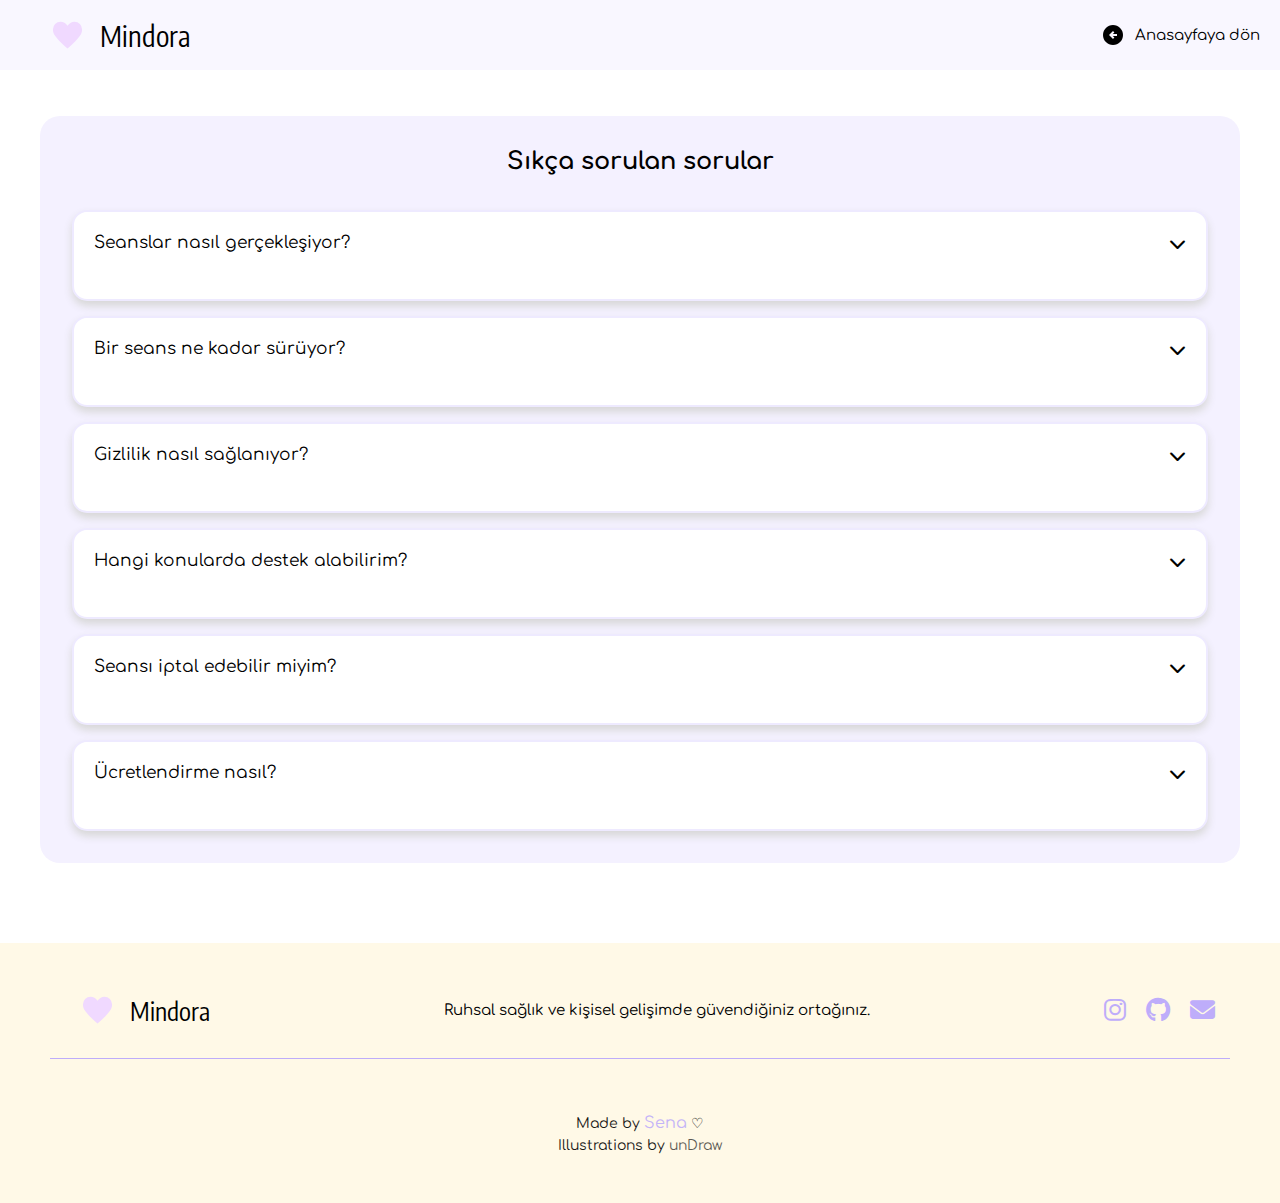
<file: faq.html>
<!DOCTYPE html>
<html lang="en">
<head>
    <meta charset="UTF-8">
    <meta name="viewport" content="width=device-width, initial-scale=1.0">
    <title>Document</title>
     <link rel="preconnect" href="https://fonts.googleapis.com">
<link rel="preconnect" href="https://fonts.gstatic.com" crossorigin>
<link href="https://fonts.googleapis.com/css2?family=Comfortaa:wght@300..700&display=swap" rel="stylesheet">
<link rel="preconnect" href="https://fonts.gstatic.com" crossorigin>
<link href="https://fonts.googleapis.com/css2?family=Encode+Sans+Condensed:wght@100;200;300;400;500;600;700;800;900&display=swap" rel="stylesheet">
<link rel="stylesheet" href="https://cdnjs.cloudflare.com/ajax/libs/font-awesome/6.5.1/css/all.min.css" integrity="SHA_GÜVENLİK_ANAHTARI" crossorigin="anonymous" referrerpolicy="no-referrer" />

<link rel="stylesheet" href="https://cdnjs.cloudflare.com/ajax/libs/font-awesome/6.5.1/css/all.min.css" integrity="SHA_GÜVENLİK_ANAHTARI" crossorigin="anonymous" referrerpolicy="no-referrer" />
    <style>
        * {
            margin: 0;
            padding: 0;
            box-sizing: border-box;
        }

        body {
            /* display: flex;
            align-items: center;
            justify-content: center; */
            padding-top: 100px;
            min-height: 100vh;
            margin: 0 auto;
            font-family: "Comfortaa", sans-serif;
        }

   nav {
        background-color: #F9F7FF;
        width: 100%;
        display: flex;
        align-items: center;
        justify-content: space-between;
        padding: 20px;
        position: fixed;
        z-index: 1000;
        height: 70px;
        top: 0;
        left: 0;
    }

    .logo {
        display: flex;
        flex-direction: row;
        align-items: center;
        gap: 15px;
        margin-left: 30px;
    }

    .logo-h1 {
        font-family: "Encode Sans Condensed", sans-serif;
        font-size: 28px;
        font-weight: 400;
    }

    .logo img {
        width: 35px;
        height: auto;
       
    }

    .links {
        display: none;
        /* display: flex;
        align-items: center;
        justify-content: center;
        gap: 40px;
        margin-right: 30px;
        font-family: "Comfortaa", sans-serif; */
    }

    .links li {
        list-style: none;
    }

    .links a{
        text-decoration: none;
        font-size: 16px;
        color: black;
        transition: all 0.3s ease;
    }

    .links a:hover {
        color: #BEADFA;
    }


    .links.active {
        display: flex;
        background-color: #F9F7FF;
        padding: 15px;
    }

        .section6 {
            padding: 1rem;
            width: 100%;
            display: flex;
            align-items: center;
            justify-content: center;
            padding-bottom: 80px;
        }

        .faq {
            display: flex;
            flex-direction: column;
            text-align: center;
            background-color: #f4f1ff;
            padding: 2rem;
            border-radius: 20px;
            width: 100%;
            max-width: 1200px;
            gap: 15px;
        }

        .btn-cont button{
            display: flex;
            align-items: center;
            justify-content: space-between;
        }

        .btn-cont {
            display: flex;
            align-items: center;
            flex-direction: column;
            gap: 15px;
            padding-bottom: 10px;
            border: 2px solid #eeeaff;
            border-radius: 15px;
            background-color: white;
            box-shadow: 0 5px 8px #d7d7d7;
        }

        button {
            width: 100%;
            padding: 20px;
            font-size: 17px;
            font-family: "Comfortaa", sans-serif;
            border: none;
            outline: none;
            border-radius: 15px;
            background-color: white;
            color: #000;
            text-align: left;
            line-height: 22px;
        }

        .faq-header h1 {
            padding-bottom: 20px;
            font-size: 24px;
        }

        .panel > p {
            padding: 15px;
            line-height: 25px;
        }

        button.active {
            background-color: rgb(255, 218, 245);
            transition: background-color 0.3s ease;
        }

        i {
            transition: transform 0.7s ease;
            display: inline-block;
            cursor: pointer;
        }

        i.rotate {
            transform: rotate(180deg);
        }

        @keyframes i {
           0% {transform: rotate(0deg);}
           100% {transform: rotate(180deg);}
        }

        .panel {
            max-height: 0;
            overflow: hidden;
            transition: max-height 0.3s ease;
        }

        .panel.open {
            max-height: 300px;
        }


    footer {
        padding: 50px;
        background-color: #FFF9E7;
    }

    .footer-cont {
        display: flex;
        align-items: center;
        justify-content: space-between;
        border-bottom: 1px solid #BEADFA;
        padding-bottom: 30px;
    }

    .footer-cont p {
        font-size: 15px;
        font-family: "Comfortaa", sans-serif;
        line-height: 20px;
        text-align: center;
    }

    .footer-logo {
        display: flex;
        align-items: center;
        flex-direction: row;
        gap: 15px;
        margin-left: 30px;
        font-family: "Encode Sans Condensed", sans-serif;
    }

    .footer-logo img {
        width: 35px;
        height: auto;
    }

    .footer-logo h1 {
        font-size: 25px;
        font-weight: 400;
    }

    .social a i {
        font-size: 25px;
        margin-right: 15px;
        color: #BEADFA;
        transition: all 0.4s ease;
    }

    .social a:hover i {
        transform: translateY(-10px);
        color: #8f70ff;
    }

    footer .sena {
        font-size: 14px;
        padding-top: 35px;
        font-family: "Comfortaa", sans-serif;
        text-align: center;
    }

    .sena a {
        text-decoration: none;
        color: #BEADFA;
        font-size: 16px;
        transition: color 0.6s ease;
    }

    .sena a:hover {
        color: #8f70ff;
    }

    .footer-bottom {
        display: flex;
        flex-direction: column;
        align-items: center;
        gap: 6px;
        padding-top: 20px;
        text-align: center;
    }

    .undraw-link {
        text-decoration: none;
        color: black;
        opacity: 0.7;
    }

    .footer-bottom .sena,
    .footer-bottom .undraw {
        font-size: 14px;
        color: #000;
        opacity: 0.9;
    }


    @keyframes kalpAtis {
        0%, 100% {transform: scale(1);}
        50% {transform: scale(1.3);}
    }

    .kalp {
        animation: kalpAtis 2s ease infinite;
    }


    .back {
        color: black;
        font-size: 15px;
        font-family: "Comfortaa", sans-serif;
        transition: all 0.4s ease;
        text-align: center;
        display: flex;
        align-items: center;
        justify-content: center;
        gap: 10px;
        text-decoration: none;
    }

    .back:hover {
        color: #BEADFA;
    }

    .back img {
        margin-left: 10px;
        transition: transform 0.4s ease-in-out;
    }

    .back:hover img{
        transform: translateX(-10px);
    }

    i {
        color: #000;
    }




    @media (max-width: 768px) {
        .logo-h1 {
            font-size: 25px;
        }

        .links {
            display: none;
            width: 100%;
            position: absolute;
            top: 50px;
            left: 0;
            flex-direction: column;
        }

        .hamburger {
            display: block;
        }


        .info {
            display: flex;
            flex-direction: column;
            align-items: center;
            justify-content: center;
        }

        .name-info {
            gap: 20px;
            margin-left: 0;
        }

        .footer-cont {
            display: flex;
            align-items: center;
            justify-content: center;
            flex-direction: column;
            gap: 25px;
        }

        .social a i {
           margin-left: 15px;
        }

        .footer-logo {
           margin: 0;
        }  
    }



    </style>
</head>
<body>

    <nav>
        <div class="logo">
            <img src="./assets/kalp.svg"  class="kalp">
            <h1 class="logo-h1">Mindora</h1>
        </div>

        <ul class="links">
            <li><a href="#hakkımda">Hakkımda</a></li>
            <li><a href="#hizmetler">Hizmetler</a></li>
            <li><a href="#">Blog</a></li>
            <li><a href="#">İletişim</a></li>
        </ul>
        <a href="./index.html" class="back"><img src="./assets/left.svg" alt="">Anasayfaya dön</a>
    </nav>


    <section class="section6">
        <div class="faq">
            <div class="faq-header">
                <h1>Sıkça sorulan sorular</h1>
            </div>

            <div class="btn-cont">
                <button class="btn">Seanslar nasıl gerçekleşiyor?
                    <i class="fa-solid fa-chevron-down icon" ></i>
                </button>
                

                <div class="panel">
                    <p>Seanslar online olarak Zoom veya Google Meet üzerinden yapılır. Bağlantı linki seans öncesinde tarafına iletilir.</p>
                </div>
            </div>

            <div class="btn-cont">
                <button class="btn">Bir seans ne kadar sürüyor?
                    <i class="fa-solid fa-chevron-down icon"></i>
                </button>
                

                <div class="panel">
                    <p>Genellikle 45–50 dakika sürer. İhtiyaca göre süre esnek şekilde düzenlenebilir.</p>
                </div>
            </div>

            <div class="btn-cont">
                <button class="btn">Gizlilik nasıl sağlanıyor?
                    <i class="fa-solid fa-chevron-down icon"></i>
                </button>
                

                <div class="panel">
                    <p>Tüm görüşmeler etik kurallar ve gizlilik ilkeleri çerçevesinde yürütülür. Paylaştığın hiçbir bilgi üçüncü kişilerle paylaşılmaz.</p>
                </div>
            </div>

            <div class="btn-cont">
                <button class="btn">Hangi konularda destek alabilirim?
                    <i class="fa-solid fa-chevron-down icon"></i>
                </button>
                

                <div class="panel">
                    <p>Kaygı, stres, ilişki sorunları, özgüven, sınav kaygısı, öğrenci koçluğu, duygusal zorlanmalar ve kişisel gelişim gibi birçok alanda danışmanlık sağlanır.</p>
                </div>
            </div>

            <div class="btn-cont">
                <button class="btn">Seansı iptal edebilir miyim?
                    <i class="fa-solid fa-chevron-down icon"></i>
                </button>
                

                <div class="panel">
                    <p>Randevunu 12–24 saat öncesinden ücretsiz şekilde iptal edebilir veya erteleyebilirsin.</p>
                </div>
            </div>

            <div class="btn-cont">
                <button class="btn">Ücretlendirme nasıl?
                    <i class="fa-solid fa-chevron-down icon"></i>
                </button>
                

                <div class="panel">
                    <p>Seans ücretleri güncel olarak rezervasyon bölümünde yer alır. İlk görüşme için özel fiyatlandırma olabilir.</p>
                </div>
            </div>
        </div>
    </section>


    <footer>
        <div class="footer-cont">
            <div class="footer-logo">
                <img src="./assets/kalp.svg" class="kalp" alt="">
                <h1>Mindora</h1>
            </div>
            
            <p>Ruhsal sağlık ve kişisel gelişimde güvendiğiniz ortağınız.</p>
            <div class="social">
                <a href=""><i class="fa-brands fa-instagram"></i></a>
                <a href=""><i class="fa-brands fa-github"></i></a>
                <a href=""><i class="fa-solid fa-envelope"></i></a>
            </div> 
        </div>

        <div class="footer-bottom">
            <p class="sena">Made by <a href="https://www.instagram.com/senanurbuyuksolak/" title="click ♡" target="_blank" rel="noopener">Sena</a> ♡</p>
            <p class="undraw">Illustrations by <a href="https://undraw.co" target="_blank" rel="noopener" class="undraw-link">unDraw</a></p>
        </div>
    </footer>


    <script>

        const buttons = document.querySelectorAll(".btn");
        buttons.forEach(b => {
            b.addEventListener("click", () => {
                const panel = b.nextElementSibling;

                b.classList.toggle("active");
                
                const icon = b.querySelector("i");
                if (icon) {
                    icon.classList.toggle("rotate");
                }

                panel.classList.toggle("open");
            });
        });

    </script>

</body>
</html>
</file>
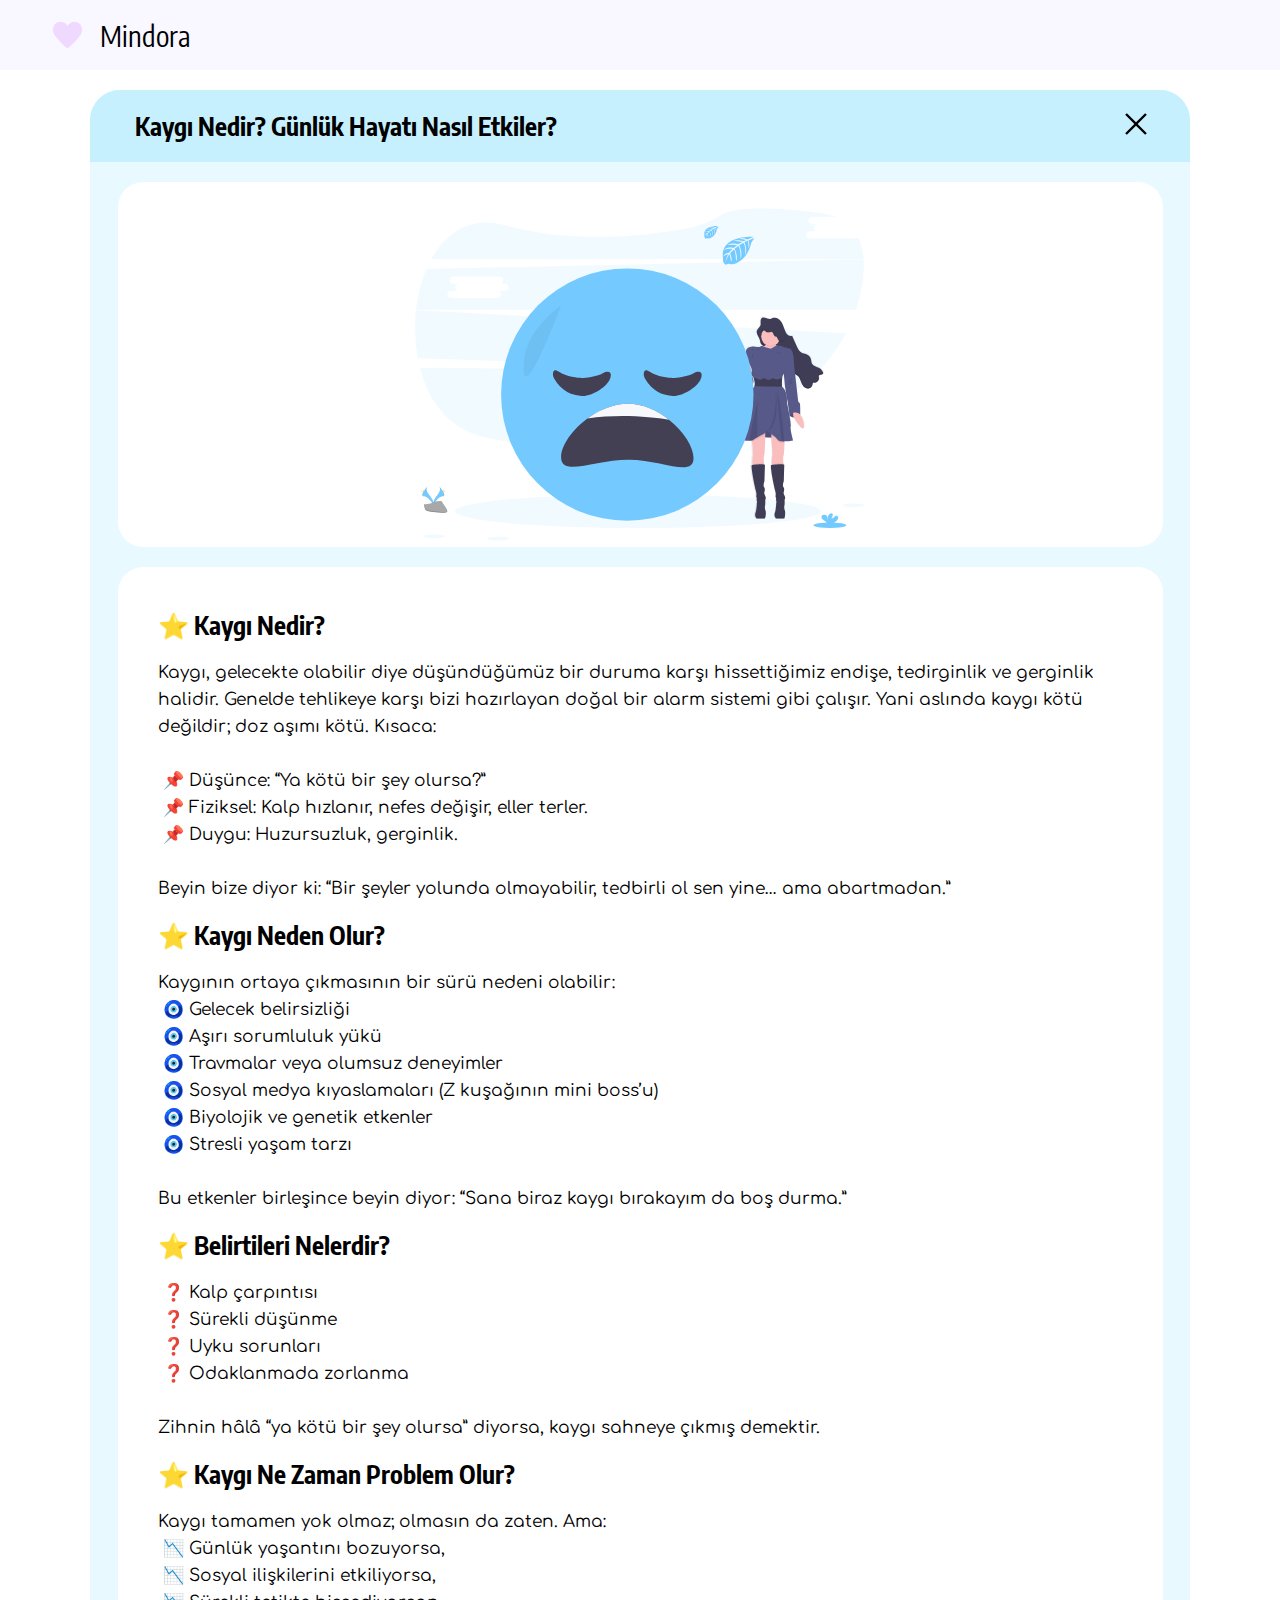
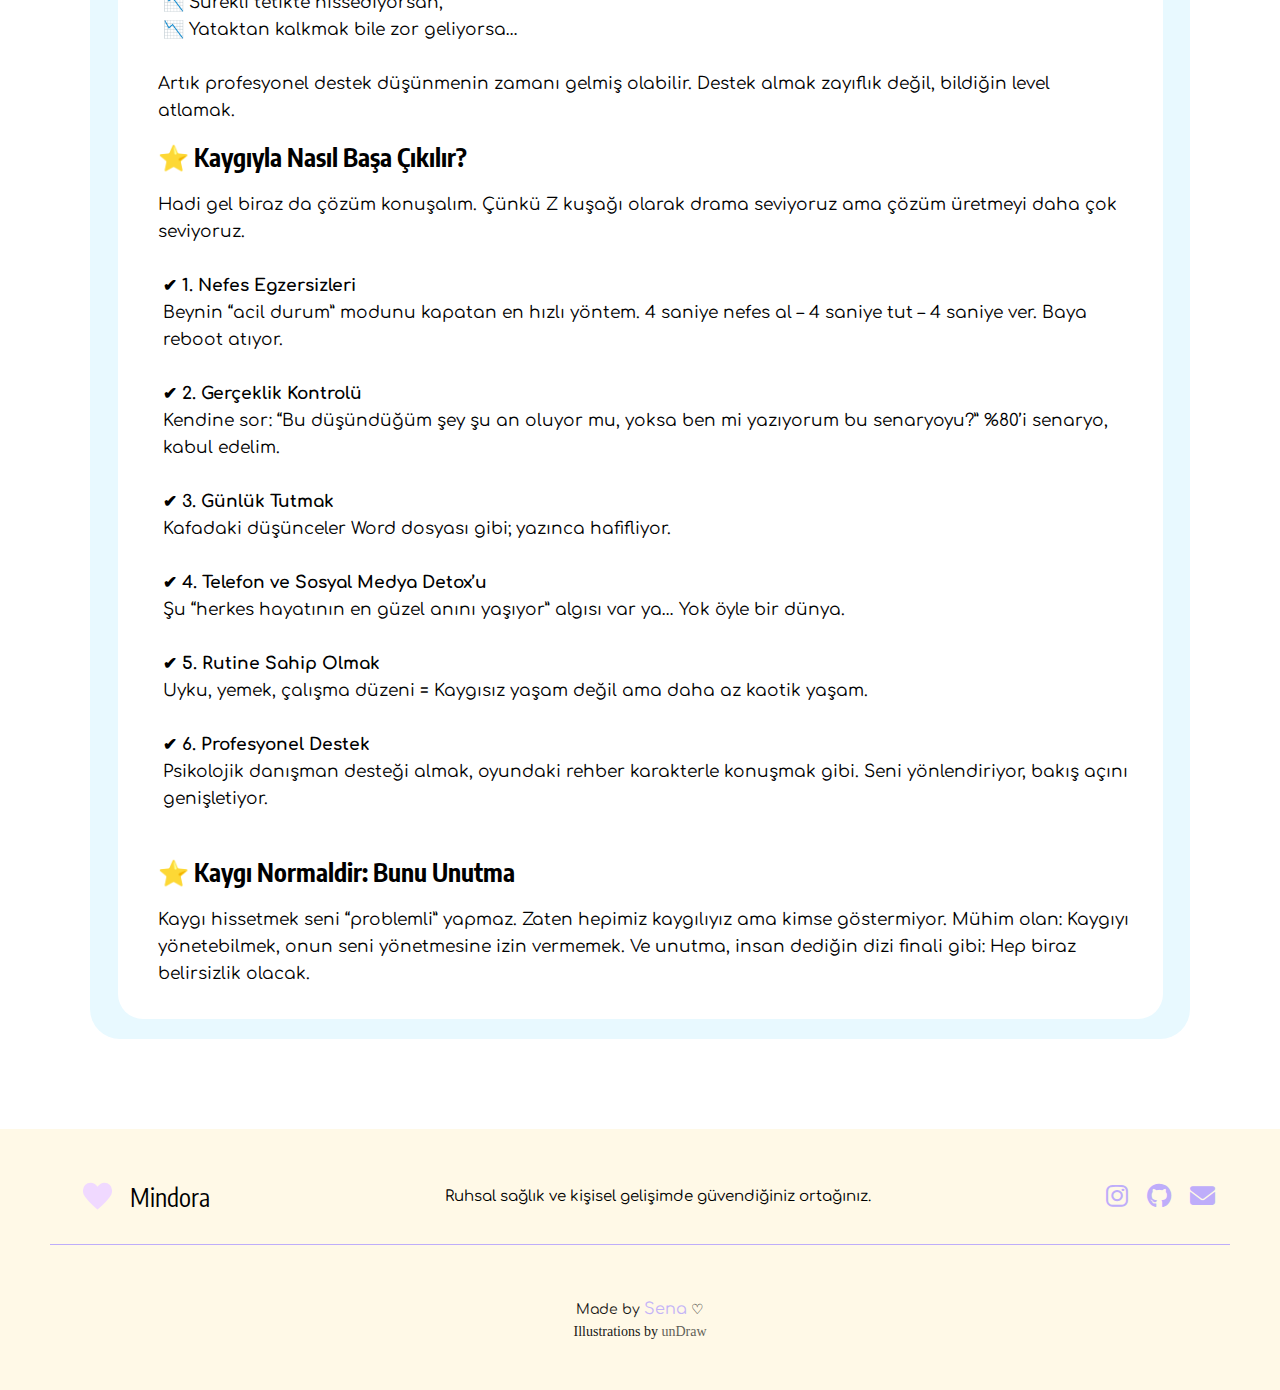
<file: kaygı.html>
<!DOCTYPE html>
<html lang="en">
<head>
    <meta charset="UTF-8">
    <meta name="viewport" content="width=device-width, initial-scale=1.0">
    <title>Kaygı Nedir?</title>
             <link rel="preconnect" href="https://fonts.googleapis.com">
<link rel="preconnect" href="https://fonts.gstatic.com" crossorigin>
<link href="https://fonts.googleapis.com/css2?family=Comfortaa:wght@300..700&display=swap" rel="stylesheet">
<link rel="preconnect" href="https://fonts.gstatic.com" crossorigin>
<link href="https://fonts.googleapis.com/css2?family=Encode+Sans+Condensed:wght@100;200;300;400;500;600;700;800;900&display=swap" rel="stylesheet">
<link rel="stylesheet" href="https://cdnjs.cloudflare.com/ajax/libs/font-awesome/6.5.1/css/all.min.css" integrity="SHA_GÜVENLİK_ANAHTARI" crossorigin="anonymous" referrerpolicy="no-referrer" />
<link rel="stylesheet" href="https://cdnjs.cloudflare.com/ajax/libs/font-awesome/6.5.1/css/all.min.css" integrity="SHA_GÜVENLİK_ANAHTARI" crossorigin="anonymous" referrerpolicy="no-referrer" />
</head>
<style>
    * {
        margin: 0;
        padding: 0;
        box-sizing: border-box;
    }

    body {
        /* display: flex;
        align-items: center;
        justify-content: center; */
        min-height: 100vh;
    }

          nav {
        background-color: #F9F7FF;
        width: 100%;
        display: flex;
        align-items: center;
        justify-content: space-between;
        padding: 20px;
        position: fixed;
        z-index: 1000;
        height: 70px;
        top: 0;
        left: 0;
    }

    .logo {
        display: flex;
        flex-direction: row;
        align-items: center;
        gap: 15px;
        margin-left: 30px;
    }

    .logo-h1 {
        font-family: "Encode Sans Condensed", sans-serif;
        font-size: 28px;
        font-weight: 400;
    }

    .logo img {
        width: 35px;
        height: auto;
       
    }

    .links {
        display: none;
        /* display: flex;
        align-items: center;
        justify-content: center;
        gap: 40px;
        margin-right: 30px;
        font-family: "Comfortaa", sans-serif; */
    }

    .links li {
        list-style: none;
    }

    .links a{
        text-decoration: none;
        font-size: 16px;
        color: black;
        transition: all 0.3s ease;
    }

    .links a:hover {
        color: #BEADFA;
    }


    .links.active {
        display: flex;
        background-color: #F9F7FF;
        padding: 15px;
    }

    h1, h2 {
        font-family: "Encode Sans Condensed", sans-serif;
    }

    section {
        padding: 90px 1rem 90px 1rem;
        display: flex;
        align-items: center;
        justify-content: center;
    }

    .container {
        width: 100%;
        max-width: 1100px;
        background-color: #E8F9FF;
        border-radius: 30px;
        gap: 20px;
        display: flex;
        flex-direction: column;
    }

    .kaygi-header {
        display: flex;
        align-items: center;
        justify-content: space-between;
        background-color: #C7F0FF;
        width: 100%;
        padding: 15px;
        border-radius: 30px 30px 0 0;
    }

    .kaygi-header h1 {
        margin-left: 30px;
        font-size: 25px;
    }

    .close {
        margin-right: 20px;
        width: 38px;
        height: auto;
        transition: all 0.4s ease;
    }

    .close:hover {
        /* transform: translateY(-5px); */
        background-color: white;
        border-radius: 10px;
    }

    .resim {
        width: 95%;
        background-color: white;
        border-radius: 25px;
        display: flex;
        align-items: center;
        justify-content: center;
        margin: 0 auto;
        padding-top: 20px;
    }

    .resim img {
        width: 450px;
        height: 345px;
    }

    .yazi {
        width: 95%;
        background-color: white;
        border-radius: 25px;
        margin: 0 auto;
        font-family: "Comfortaa", sans-serif;
        padding: 25px 2rem 2rem 40px;
        line-height: 27px;
        margin-bottom: 20px;
        font-size: 17px;
    }

    a {
        color: #000;
    }

    h2 {
        padding: 20px 0 20px 0;
        font-size: 25px;
    }

    .liste{
        list-style: none;
        padding-left: 5px;
    }

    strong {
        font-weight: bold;
    }



            footer {
        padding: 50px;
        background-color: #FFF9E7;
    }

    .footer-cont {
        display: flex;
        align-items: center;
        justify-content: space-between;
        border-bottom: 1px solid #BEADFA;
        padding-bottom: 30px;
    }

    .footer-cont p {
        font-size: 15px;
        font-family: "Comfortaa", sans-serif;
        line-height: 20px;
        text-align: center;
    }

    .footer-logo {
        display: flex;
        align-items: center;
        flex-direction: row;
        gap: 15px;
        margin-left: 30px;
        font-family: "Encode Sans Condensed", sans-serif;
    }

    .footer-logo img {
        width: 35px;
        height: auto;
    }

    .footer-logo h1 {
        font-size: 25px;
        font-weight: 400;
    }

    .social a i {
        font-size: 25px;
        margin-right: 15px;
        color: #BEADFA;
        transition: all 0.4s ease;
    }

    .social a:hover i {
        transform: translateY(-10px);
        color: #8f70ff;
    }

    footer .sena {
        font-size: 14px;
        padding-top: 35px;
        font-family: "Comfortaa", sans-serif;
        text-align: center;
    }

    .sena a {
        text-decoration: none;
        color: #BEADFA;
        font-size: 16px;
        transition: color 0.6s ease;
    }

    .sena a:hover {
        color: #8f70ff;
    }

    .footer-bottom {
        display: flex;
        flex-direction: column;
        align-items: center;
        gap: 6px;
        padding-top: 20px;
        text-align: center;
    }

    .undraw-link {
        text-decoration: none;
        color: black;
        opacity: 0.7;
    }

    .footer-bottom .sena,
    .footer-bottom .undraw {
        font-size: 14px;
        color: #000;
        opacity: 0.9;
    }


    @keyframes kalpAtis {
        0%, 100% {transform: scale(1);}
        50% {transform: scale(1.3);}
    }

    .kalp {
        animation: kalpAtis 2s ease infinite;
    }


        @media (max-width: 768px) {
        .resim img {
            width: 310px;
            height: 250px;
        }

        .kaygi-header h1 {
            font-size: 20px;
            margin-left: 12px;
            padding: 8px;
        }

        .kaygi-header img {
            margin-right: 15px;
        }

        .logo-h1 {
            font-size: 25px;
        }

        .links {
            display: none;
            width: 100%;
            position: absolute;
            top: 50px;
            left: 0;
            flex-direction: column;
        }

        .hamburger {
            display: block;
        }


        .info {
            display: flex;
            flex-direction: column;
            align-items: center;
            justify-content: center;
        }

        .name-info {
            gap: 20px;
            margin-left: 0;
        }

        .footer-cont {
            display: flex;
            align-items: center;
            justify-content: center;
            flex-direction: column;
            gap: 25px;
        }

        .social a i {
           margin-left: 15px;
        }

        .footer-logo {
           margin: 0;
        }  
    }




</style>
<body>
    <nav>
        <div class="logo">
            <img src="./assets/kalp.svg"  class="kalp">
            <h1 class="logo-h1">Mindora</h1>
        </div>

        <ul class="links">
            <li><a href="#hakkımda">Hakkımda</a></li>
            <li><a href="#hizmetler">Hizmetler</a></li>
            <li><a href="#">Blog</a></li>
            <li><a href="#">İletişim</a></li>
        </ul>
    </nav>

    <section>
        <div class="container">
            <div class="kaygi-header">
                <h1>Kaygı Nedir? Günlük Hayatı Nasıl Etkiler?</h1>
                <a href="./blog.html" title="Kapat"><img class="close" src="./assets/close_100dp_000_FILL0_wght400_GRAD0_opsz48.svg" alt=""></a>
            </div>

            <div class="resim">
                <img src="./assets/kaygı.svg" alt="">
            </div>

            <div class="yazi">
                <h2>⭐ Kaygı Nedir?</h2>
                <p>Kaygı, gelecekte olabilir diye düşündüğümüz bir duruma karşı hissettiğimiz endişe, tedirginlik ve gerginlik halidir. Genelde tehlikeye karşı bizi hazırlayan doğal bir alarm sistemi gibi çalışır. Yani aslında kaygı kötü değildir; doz aşımı kötü.
                Kısaca: <br> &nbsp;
                <ul class="liste">
                    <li>📌 Düşünce: “Ya kötü bir şey olursa?”</li> 
                    <li>📌 Fiziksel: Kalp hızlanır, nefes değişir, eller terler.</li> 
                    <li>📌 Duygu: Huzursuzluk, gerginlik.</li> 
                </ul> 
                &nbsp; <br>Beyin bize diyor ki: “Bir şeyler yolunda olmayabilir, tedbirli ol sen yine… ama abartmadan.”</p>

                <h2>⭐ Kaygı Neden Olur?</h2> 

                <p>Kaygının ortaya çıkmasının bir sürü nedeni olabilir:
                    &nbsp;  
                <ul class="liste">
                    <li>🧿 Gelecek belirsizliği</li>
                    <li>🧿 Aşırı sorumluluk yükü</li>
                    <li>🧿 Travmalar veya olumsuz deneyimler</li>
                    <li>🧿 Sosyal medya kıyaslamaları (Z kuşağının mini boss’u)</li>
                    <li>🧿 Biyolojik ve genetik etkenler</li>
                    <li>🧿 Stresli yaşam tarzı</li>
                </ul>

               &nbsp; <br> Bu etkenler birleşince beyin diyor: “Sana biraz kaygı bırakayım da boş durma.”
                </p>

                <h2>⭐ Belirtileri Nelerdir?</h2>

                <ul class="liste">
                    <li>❓ Kalp çarpıntısı</li>
                    <li>❓ Sürekli düşünme</li>
                    <li>❓ Uyku sorunları</li>
                    <li>❓ Odaklanmada zorlanma</li>
                </ul> &nbsp;

                <p>Zihnin hâlâ “ya kötü bir şey olursa” diyorsa, kaygı sahneye çıkmış demektir.</p>

                <h2>⭐ Kaygı Ne Zaman Problem Olur?</h2>
                <p>Kaygı tamamen yok olmaz; olmasın da zaten. Ama:</p> 
                <ul class="liste">
                    <li>📉 Günlük yaşantını bozuyorsa,</li>
                    <li>📉 Sosyal ilişkilerini etkiliyorsa,</li>
                    <li>📉 Sürekli tetikte hissediyorsan,</li>
                    <li>📉 Yataktan kalkmak bile zor geliyorsa…</li>
                </ul> &nbsp;
                <p>Artık profesyonel destek düşünmenin zamanı gelmiş olabilir. Destek almak zayıflık değil, bildiğin level atlamak.</p>

                <h2>⭐ Kaygıyla Nasıl Başa Çıkılır?</h2>
                <p>Hadi gel biraz da çözüm konuşalım. Çünkü Z kuşağı olarak drama seviyoruz ama çözüm üretmeyi daha çok seviyoruz. &nbsp;

                <ul class="liste">
                   &nbsp; <li><strong>✔ 1. Nefes Egzersizleri</strong> <br> <p>Beynin “acil durum” modunu kapatan en hızlı yöntem.
                    4 saniye nefes al – 4 saniye tut – 4 saniye ver.
                    Baya reboot atıyor.</p></li> &nbsp;

                    <li> <strong>✔ 2. Gerçeklik Kontrolü</strong> <br> <p>Kendine sor:
                    “Bu düşündüğüm şey şu an oluyor mu, yoksa ben mi yazıyorum bu senaryoyu?”
                    %80’i senaryo, kabul edelim.</p></li> &nbsp;

                    <li><strong>✔ 3. Günlük Tutmak</strong> <br> <p>Kafadaki düşünceler Word dosyası gibi; yazınca hafifliyor.</p> </li> &nbsp;

                    <li><strong>✔ 4. Telefon ve Sosyal Medya Detox’u</strong> <br> <p>Şu “herkes hayatının en güzel anını yaşıyor” algısı var ya…
                    Yok öyle bir dünya.</p> </li> &nbsp;

                    <li> <strong>✔ 5. Rutine Sahip Olmak</strong> <br> <p>Uyku, yemek, çalışma düzeni = Kaygısız yaşam değil ama daha az kaotik yaşam.</p></li> &nbsp;

                    <li><strong>✔ 6. Profesyonel Destek</strong> <br> <p>Psikolojik danışman desteği almak, oyundaki rehber karakterle konuşmak gibi. Seni yönlendiriyor, bakış açını genişletiyor.</p></li> &nbsp;
                </ul>
                </p>

                <h2>⭐ Kaygı Normaldir: Bunu Unutma</h2>

                <p>Kaygı hissetmek seni “problemli” yapmaz. Zaten hepimiz kaygılıyız ama kimse göstermiyor.
                    Mühim olan:
                    Kaygıyı yönetebilmek, onun seni yönetmesine izin vermemek.

                    Ve unutma, insan dediğin dizi finali gibi: Hep biraz belirsizlik olacak.</p>
            </div>
        </div>
    </section>

    <footer>
        <div class="footer-cont">
            <div class="footer-logo">
                <img src="./assets/kalp.svg" class="kalp" alt="">
                <h1>Mindora</h1>
            </div>
            
            <p>Ruhsal sağlık ve kişisel gelişimde güvendiğiniz ortağınız.</p>
            <div class="social">
                <a href=""><i class="fa-brands fa-instagram"></i></a>
                <a href=""><i class="fa-brands fa-github"></i></a>
                <a href=""><i class="fa-solid fa-envelope"></i></a>
            </div> 
        </div>

        <div class="footer-bottom">
            <p class="sena">Made by <a href="https://www.instagram.com/senanurbuyuksolak/" title="click ♡" target="_blank" rel="noopener">Sena</a> ♡</p>
            <p class="undraw">Illustrations by <a href="https://undraw.co" target="_blank" rel="noopener" class="undraw-link">unDraw</a></p>
        </div>
    </footer>

</body>
</html>
</file>
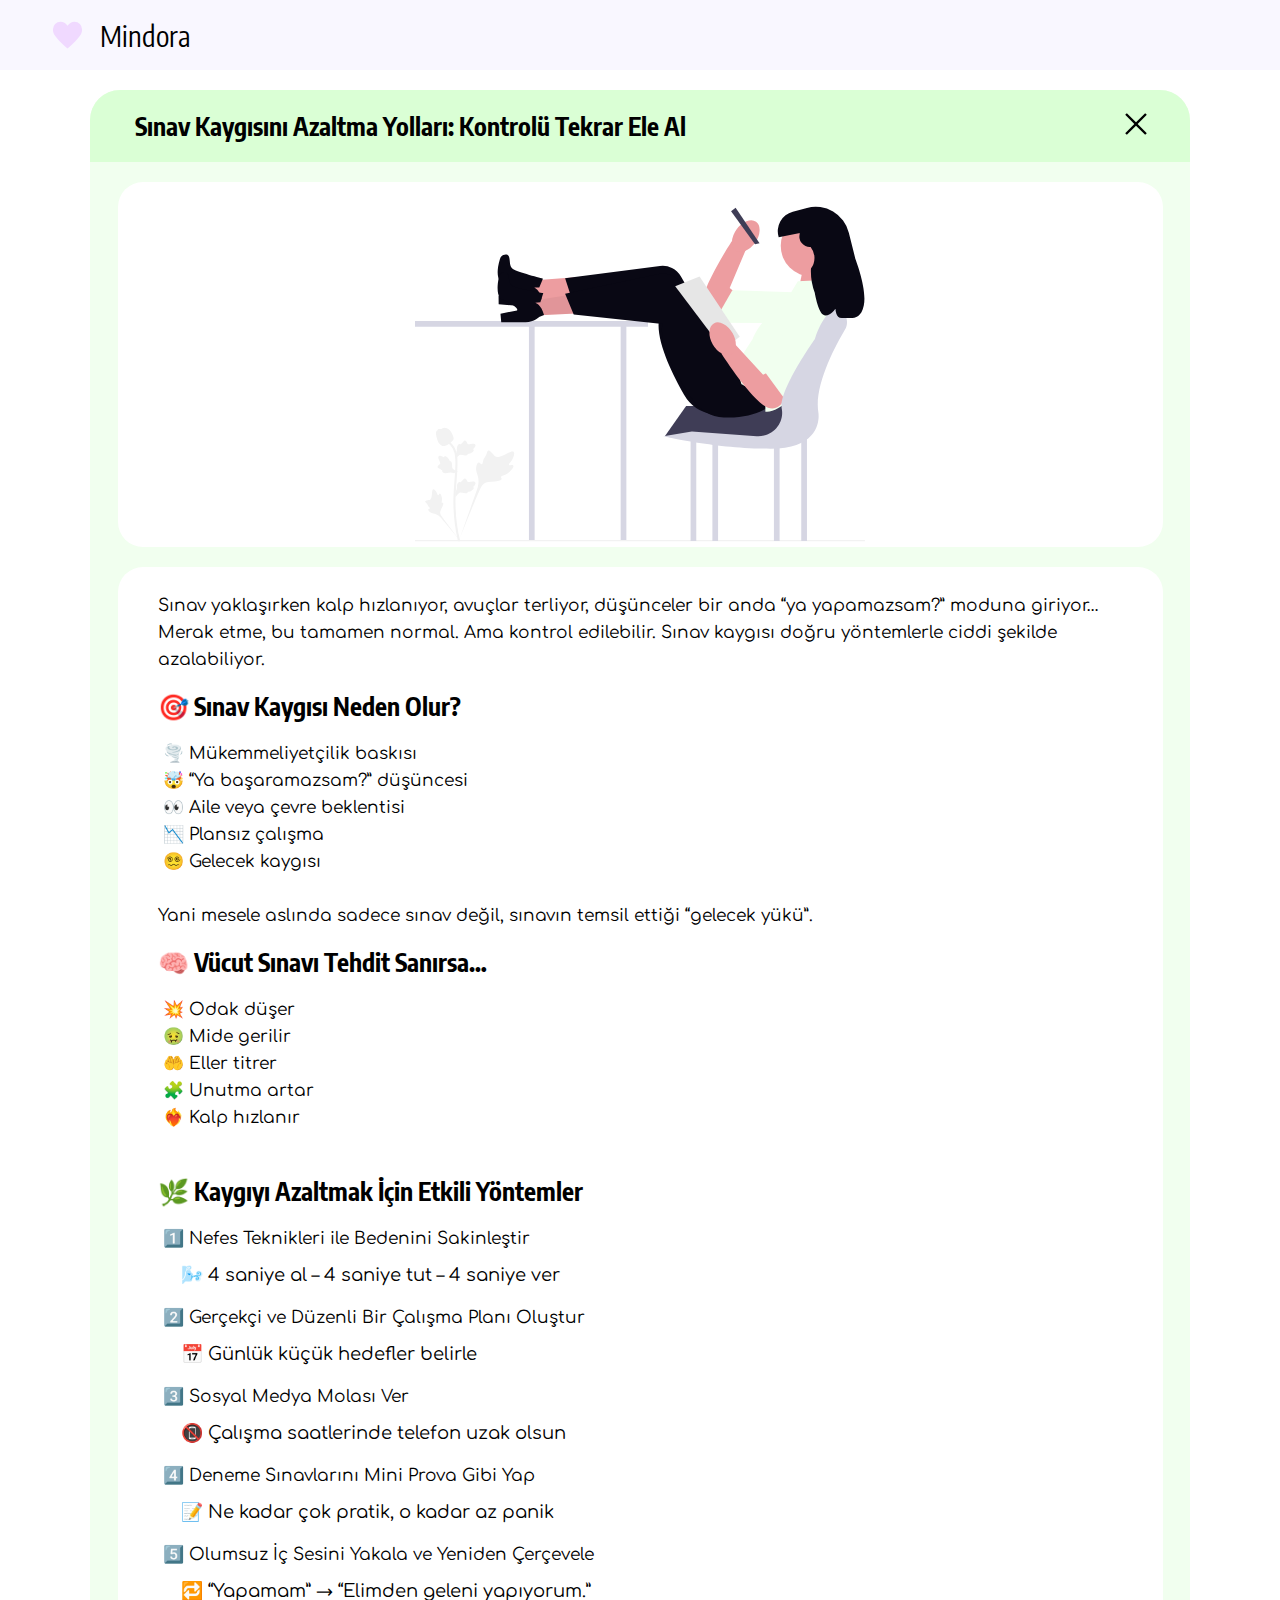
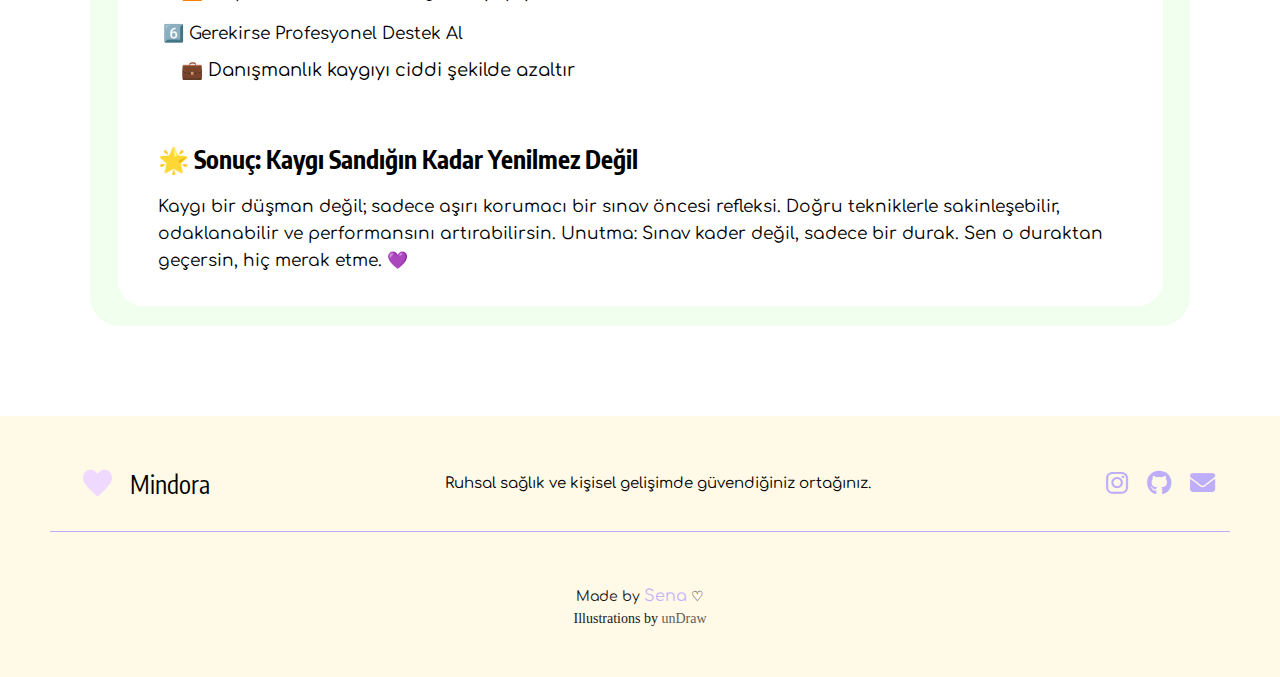
<file: sınav kaygısı.html>
<!DOCTYPE html>
<html lang="en">
<head>
    <meta charset="UTF-8">
    <meta name="viewport" content="width=device-width, initial-scale=1.0">
    <title>Kaygı Nedir?</title>
             <link rel="preconnect" href="https://fonts.googleapis.com">
<link rel="preconnect" href="https://fonts.gstatic.com" crossorigin>
<link href="https://fonts.googleapis.com/css2?family=Comfortaa:wght@300..700&display=swap" rel="stylesheet">
<link rel="preconnect" href="https://fonts.gstatic.com" crossorigin>
<link href="https://fonts.googleapis.com/css2?family=Encode+Sans+Condensed:wght@100;200;300;400;500;600;700;800;900&display=swap" rel="stylesheet">
<link rel="stylesheet" href="https://cdnjs.cloudflare.com/ajax/libs/font-awesome/6.5.1/css/all.min.css" integrity="SHA_GÜVENLİK_ANAHTARI" crossorigin="anonymous" referrerpolicy="no-referrer" />
<link rel="stylesheet" href="https://cdnjs.cloudflare.com/ajax/libs/font-awesome/6.5.1/css/all.min.css" integrity="SHA_GÜVENLİK_ANAHTARI" crossorigin="anonymous" referrerpolicy="no-referrer" />
</head>
<style>
    * {
        margin: 0;
        padding: 0;
        box-sizing: border-box;
    }

    body {
        /* display: flex;
        align-items: center;
        justify-content: center; */
        min-height: 100vh;
    }

          nav {
        background-color: #F9F7FF;
        width: 100%;
        display: flex;
        align-items: center;
        justify-content: space-between;
        padding: 20px;
        position: fixed;
        z-index: 1000;
        height: 70px;
        top: 0;
        left: 0;
    }

    .logo {
        display: flex;
        flex-direction: row;
        align-items: center;
        gap: 15px;
        margin-left: 30px;
    }

    .logo-h1 {
        font-family: "Encode Sans Condensed", sans-serif;
        font-size: 28px;
        font-weight: 400;
    }

    .logo img {
        width: 35px;
        height: auto;
       
    }

    .links {
        display: none;
        /* display: flex;
        align-items: center;
        justify-content: center;
        gap: 40px;
        margin-right: 30px;
        font-family: "Comfortaa", sans-serif; */
    }

    .links li {
        list-style: none;
    }

    .links a{
        text-decoration: none;
        font-size: 16px;
        color: black;
        transition: all 0.3s ease;
    }

    .links a:hover {
        color: #BEADFA;
    }


    .links.active {
        display: flex;
        background-color: #F9F7FF;
        padding: 15px;
    }

    h1, h2 {
        font-family: "Encode Sans Condensed", sans-serif;
    }

    section {
        padding: 90px 1rem 90px 1rem;
        display: flex;
        align-items: center;
        justify-content: center;
    }

    .container {
        width: 100%;
        max-width: 1100px;
        background-color: #F1FFEF;
        border-radius: 30px;
        gap: 20px;
        display: flex;
        flex-direction: column;
    }

    .kaygi-header {
        display: flex;
        align-items: center;
        justify-content: space-between;
        background-color: #daffd5;
        width: 100%;
        padding: 15px;
        border-radius: 30px 30px 0 0;
    }

    .kaygi-header h1 {
        margin-left: 30px;
        font-size: 25px;
    }

    .close {
        margin-right: 20px;
        width: 38px;
        height: auto;
        transition: all 0.4s ease;
    }

    .close:hover {
        /* transform: translateY(-5px); */
        background-color: white;
        border-radius: 10px;
    }

    .resim {
        width: 95%;
        background-color: white;
        border-radius: 25px;
        display: flex;
        align-items: center;
        justify-content: center;
        margin: 0 auto;
        padding-top: 20px;
    }

    .resim img {
        width: 450px;
        height: 345px;
    }

    .yazi {
        width: 95%;
        background-color: white;
        border-radius: 25px;
        margin: 0 auto;
        font-family: "Comfortaa", sans-serif;
        padding: 25px 2rem 2rem 40px;
        line-height: 27px;
        margin-bottom: 20px;
        font-size: 17px;
    }

    a {
        color: #000;
    }

    h2 {
        padding: 20px 0 20px 0;
        font-size: 25px;
    }

    .liste{
        list-style: none;
        padding-left: 5px;
    }

    strong {
        font-weight: bold;
    }

    .liste1 p {
        padding: 10px 0 15px 18px;
        font-size: 18px;
    }

            footer {
        padding: 50px;
        background-color: #FFF9E7;
    }

    .footer-cont {
        display: flex;
        align-items: center;
        justify-content: space-between;
        border-bottom: 1px solid #BEADFA;
        padding-bottom: 30px;
    }

    .footer-cont p {
        font-size: 15px;
        font-family: "Comfortaa", sans-serif;
        line-height: 20px;
        text-align: center;
    }

    .footer-logo {
        display: flex;
        align-items: center;
        flex-direction: row;
        gap: 15px;
        margin-left: 30px;
        font-family: "Encode Sans Condensed", sans-serif;
    }

    .footer-logo img {
        width: 35px;
        height: auto;
    }

    .footer-logo h1 {
        font-size: 25px;
        font-weight: 400;
    }

    .social a i {
        font-size: 25px;
        margin-right: 15px;
        color: #BEADFA;
        transition: all 0.4s ease;
    }

    .social a:hover i {
        transform: translateY(-10px);
        color: #8f70ff;
    }

    footer .sena {
        font-size: 14px;
        padding-top: 35px;
        font-family: "Comfortaa", sans-serif;
        text-align: center;
    }

    .sena a {
        text-decoration: none;
        color: #BEADFA;
        font-size: 16px;
        transition: color 0.6s ease;
    }

    .sena a:hover {
        color: #8f70ff;
    }

    .footer-bottom {
        display: flex;
        flex-direction: column;
        align-items: center;
        gap: 6px;
        padding-top: 20px;
        text-align: center;
    }

    .undraw-link {
        text-decoration: none;
        color: black;
        opacity: 0.7;
    }

    .footer-bottom .sena,
    .footer-bottom .undraw {
        font-size: 14px;
        color: #000;
        opacity: 0.9;
    }


    @keyframes kalpAtis {
        0%, 100% {transform: scale(1);}
        50% {transform: scale(1.3);}
    }

    .kalp {
        animation: kalpAtis 2s ease infinite;
    }


        @media (max-width: 768px) {
        .resim img {
            width: 310px;
            height: 250px;
        }

        .kaygi-header h1 {
            font-size: 20px;
            margin-left: 12px;
            padding: 8px;
        }

        .kaygi-header img {
            margin-right: 15px;
        }

        .logo-h1 {
            font-size: 25px;
        }

        .links {
            display: none;
            width: 100%;
            position: absolute;
            top: 50px;
            left: 0;
            flex-direction: column;
        }

        .hamburger {
            display: block;
        }


        .info {
            display: flex;
            flex-direction: column;
            align-items: center;
            justify-content: center;
        }

        .name-info {
            gap: 20px;
            margin-left: 0;
        }

        .footer-cont {
            display: flex;
            align-items: center;
            justify-content: center;
            flex-direction: column;
            gap: 25px;
        }

        .social a i {
           margin-left: 15px;
        }

        .footer-logo {
           margin: 0;
        }  
    }




</style>
<body>
    <nav>
        <div class="logo">
            <img src="./assets/kalp.svg"  class="kalp">
            <h1 class="logo-h1">Mindora</h1>
        </div>

        <ul class="links">
            <li><a href="#hakkımda">Hakkımda</a></li>
            <li><a href="#hizmetler">Hizmetler</a></li>
            <li><a href="#">Blog</a></li>
            <li><a href="#">İletişim</a></li>
        </ul>
    </nav>

    <section>
        <div class="container">
            <div class="kaygi-header">
                <h1>Sınav Kaygısını Azaltma Yolları: Kontrolü Tekrar Ele Al</h1>
                <a href="./blog.html" title="Kapat"><img class="close" src="./assets/close_100dp_000_FILL0_wght400_GRAD0_opsz48.svg" alt=""></a>
            </div>

            <div class="resim">
                <img src="./assets/undraw_exam-prep_nmly.svg" alt="">
            </div>

            <div class="yazi">
                <p>Sınav yaklaşırken kalp hızlanıyor, avuçlar terliyor, düşünceler bir anda “ya yapamazsam?” moduna giriyor… Merak etme, bu tamamen normal. Ama kontrol edilebilir. Sınav kaygısı doğru yöntemlerle ciddi şekilde azalabiliyor.</p>
                <h2>🎯 Sınav Kaygısı Neden Olur?</h2>
                <ul class="liste">
                    <li>🌪️ Mükemmeliyetçilik baskısı</li>
                    <li>🤯 “Ya başaramazsam?” düşüncesi</li>
                    <li>👀 Aile veya çevre beklentisi</li>
                    <li>📉 Plansız çalışma</li>
                    <li>😵‍💫 Gelecek kaygısı</li>
                </ul> &nbsp;

               <p>Yani mesele aslında sadece sınav değil, sınavın temsil ettiği “gelecek yükü”.</p>

                <h2>🧠 Vücut Sınavı Tehdit Sanırsa…</h2>
                

                <ul class="liste">
                    <li>💥 Odak düşer</li>
                    <li>🤢 Mide gerilir</li>
                    <li>🤲 Eller titrer</li>
                    <li>🧩 Unutma artar</li>
                    <li>❤️‍🔥 Kalp hızlanır</li>
                </ul> &nbsp;

                <h2>🌿 Kaygıyı Azaltmak İçin Etkili Yöntemler</h2>
        
                <ul class="liste liste1">
                    <li>1️⃣ Nefes Teknikleri ile Bedenini Sakinleştir
                        <p>🌬️ 4 saniye al – 4 saniye tut – 4 saniye ver </p>
                    </li>
                    <li>2️⃣ Gerçekçi ve Düzenli Bir Çalışma Planı Oluştur
                        <p>📅 Günlük küçük hedefler belirle </p>
                    </li>
                    <li>3️⃣ Sosyal Medya Molası Ver
                        <p>📵 Çalışma saatlerinde telefon uzak olsun</p>
                    </li>
                    <li>4️⃣ Deneme Sınavlarını Mini Prova Gibi Yap
                        <p>📝 Ne kadar çok pratik, o kadar az panik</p>
                    </li>
                    <li>5️⃣ Olumsuz İç Sesini Yakala ve Yeniden Çerçevele
                        <p>🔁 “Yapamam” → “Elimden geleni yapıyorum.”</p>
                    </li>
                    <li>6️⃣ Gerekirse Profesyonel Destek Al
                       <p>💼 Danışmanlık kaygıyı ciddi şekilde azaltır</p>
                    </li>
                </ul> &nbsp;
                
                </p>

                <h2>🌟 Sonuç: Kaygı Sandığın Kadar Yenilmez Değil</h2>

                <p>Kaygı bir düşman değil; sadece aşırı korumacı bir sınav öncesi refleksi.
                Doğru tekniklerle sakinleşebilir, odaklanabilir ve performansını artırabilirsin.

                Unutma: Sınav kader değil, sadece bir durak.
                Sen o duraktan geçersin, hiç merak etme. 💜</p>
            </div>
        </div>
    </section>

    <footer>
        <div class="footer-cont">
            <div class="footer-logo">
                <img src="./assets/kalp.svg" class="kalp" alt="">
                <h1>Mindora</h1>
            </div>
            
            <p>Ruhsal sağlık ve kişisel gelişimde güvendiğiniz ortağınız.</p>
            <div class="social">
                <a href=""><i class="fa-brands fa-instagram"></i></a>
                <a href=""><i class="fa-brands fa-github"></i></a>
                <a href=""><i class="fa-solid fa-envelope"></i></a>
            </div> 
        </div>

        <div class="footer-bottom">
            <p class="sena">Made by <a href="https://www.instagram.com/senanurbuyuksolak/" title="click ♡" target="_blank" rel="noopener">Sena</a> ♡</p>
            <p class="undraw">Illustrations by <a href="https://undraw.co" target="_blank" rel="noopener" class="undraw-link">unDraw</a></p>
        </div>
    </footer>

</body>
</html>
</file>
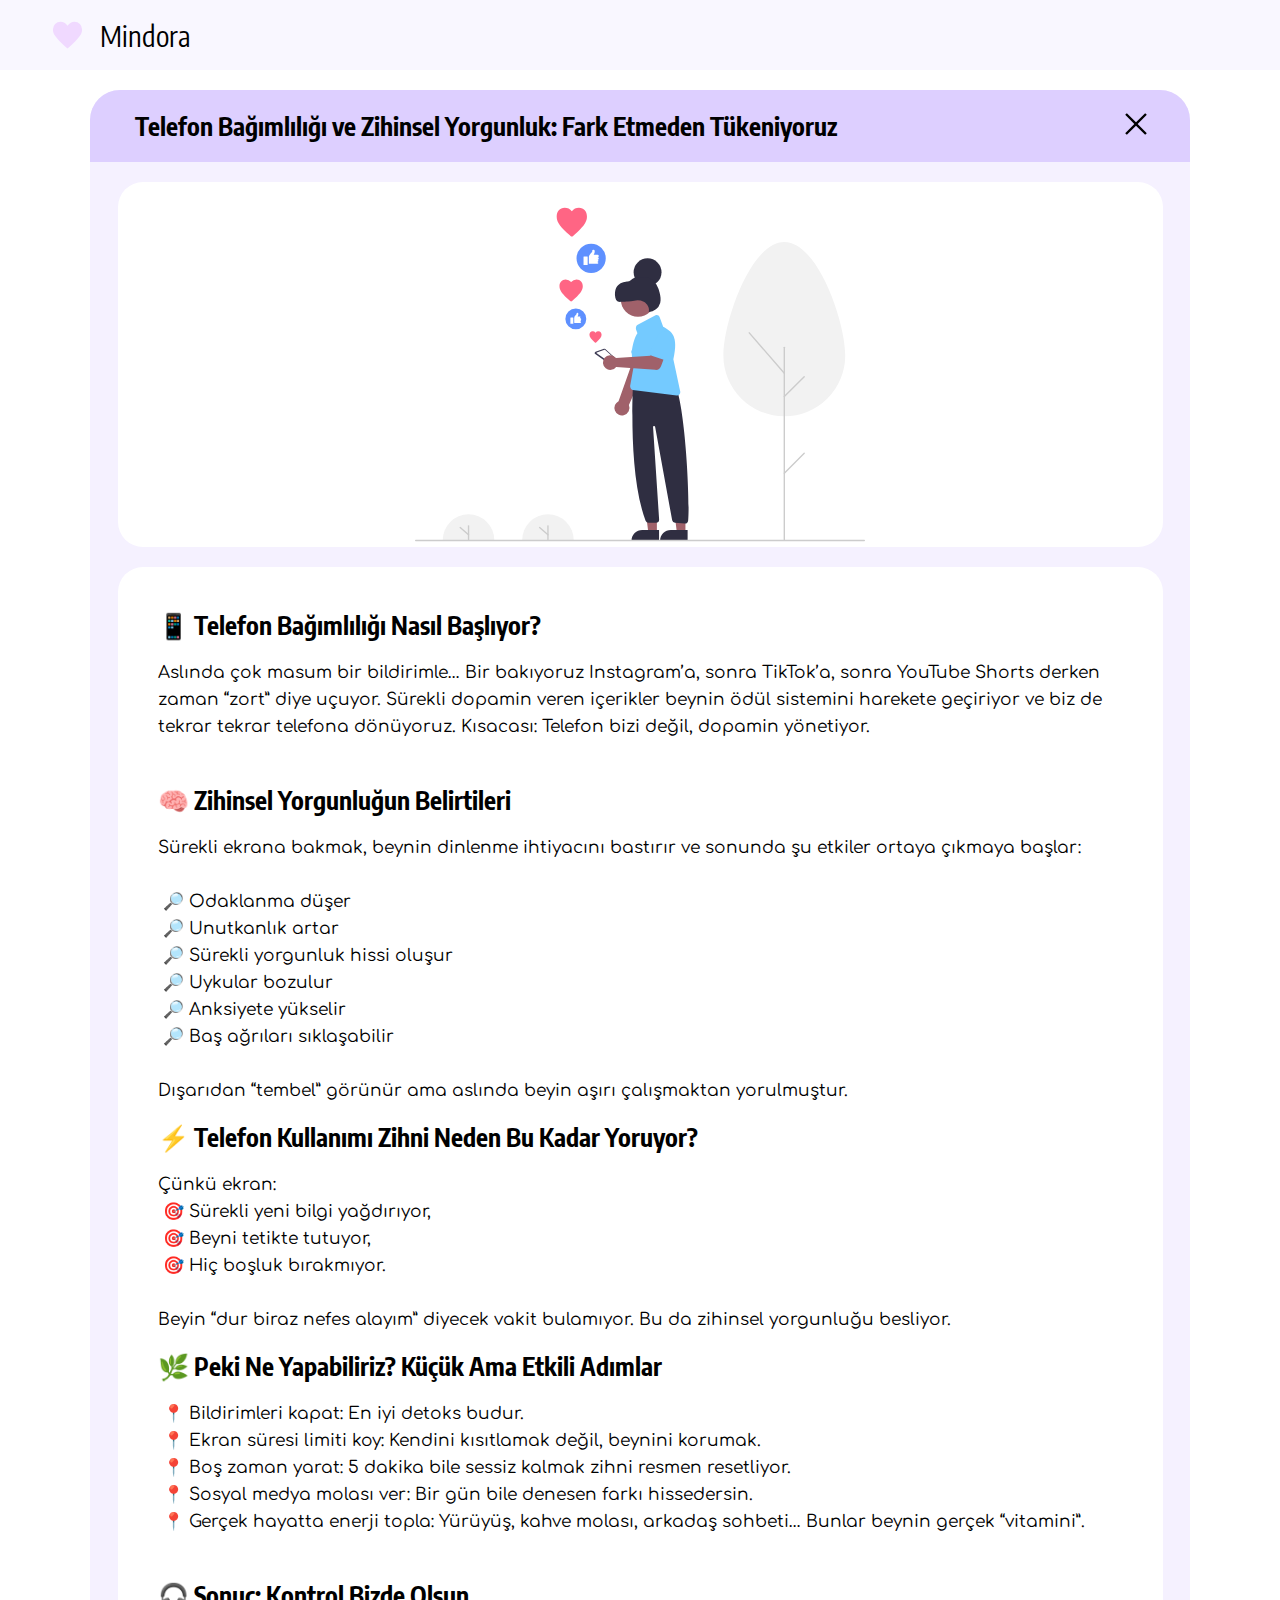
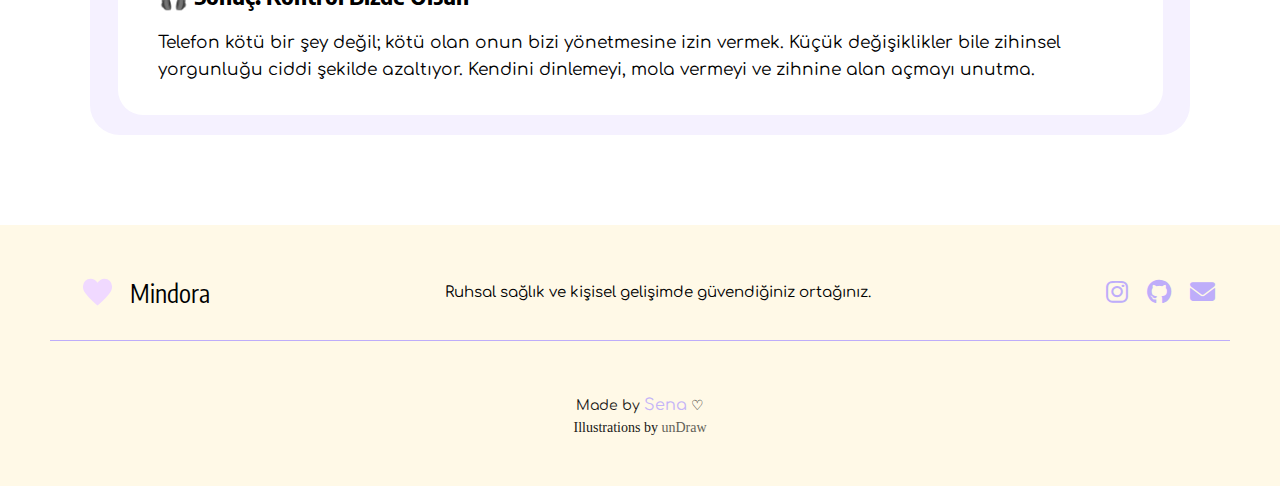
<file: telefon bağımlılıgı.html>
<!DOCTYPE html>
<html lang="en">
<head>
    <meta charset="UTF-8">
    <meta name="viewport" content="width=device-width, initial-scale=1.0">
    <title>Kaygı Nedir?</title>
             <link rel="preconnect" href="https://fonts.googleapis.com">
<link rel="preconnect" href="https://fonts.gstatic.com" crossorigin>
<link href="https://fonts.googleapis.com/css2?family=Comfortaa:wght@300..700&display=swap" rel="stylesheet">
<link rel="preconnect" href="https://fonts.gstatic.com" crossorigin>
<link href="https://fonts.googleapis.com/css2?family=Encode+Sans+Condensed:wght@100;200;300;400;500;600;700;800;900&display=swap" rel="stylesheet">
<link rel="stylesheet" href="https://cdnjs.cloudflare.com/ajax/libs/font-awesome/6.5.1/css/all.min.css" integrity="SHA_GÜVENLİK_ANAHTARI" crossorigin="anonymous" referrerpolicy="no-referrer" />
<link rel="stylesheet" href="https://cdnjs.cloudflare.com/ajax/libs/font-awesome/6.5.1/css/all.min.css" integrity="SHA_GÜVENLİK_ANAHTARI" crossorigin="anonymous" referrerpolicy="no-referrer" />
</head>
<style>
    * {
        margin: 0;
        padding: 0;
        box-sizing: border-box;
    }

    body {
        /* display: flex;
        align-items: center;
        justify-content: center; */
        min-height: 100vh;
    }

          nav {
        background-color: #F9F7FF;
        width: 100%;
        display: flex;
        align-items: center;
        justify-content: space-between;
        padding: 20px;
        position: fixed;
        z-index: 1000;
        height: 70px;
        top: 0;
        left: 0;
    }

    .logo {
        display: flex;
        flex-direction: row;
        align-items: center;
        gap: 15px;
        margin-left: 30px;
    }

    .logo-h1 {
        font-family: "Encode Sans Condensed", sans-serif;
        font-size: 28px;
        font-weight: 400;
    }

    .logo img {
        width: 35px;
        height: auto;
       
    }

    .links {
        display: none;
        /* display: flex;
        align-items: center;
        justify-content: center;
        gap: 40px;
        margin-right: 30px;
        font-family: "Comfortaa", sans-serif; */
    }

    .links li {
        list-style: none;
    }

    .links a{
        text-decoration: none;
        font-size: 16px;
        color: black;
        transition: all 0.3s ease;
    }

    .links a:hover {
        color: #BEADFA;
    }


    .links.active {
        display: flex;
        background-color: #F9F7FF;
        padding: 15px;
    }

    h1, h2 {
        font-family: "Encode Sans Condensed", sans-serif;
    }

    section {
        padding: 90px 1rem 90px 1rem;
        display: flex;
        align-items: center;
        justify-content: center;
    }

    .container {
        width: 100%;
        max-width: 1100px;
        background-color: #F5F1FF;
        border-radius: 30px;
        gap: 20px;
        display: flex;
        flex-direction: column;
    }

    .kaygi-header {
        display: flex;
        align-items: center;
        justify-content: space-between;
        background-color: #ddcfff;
        width: 100%;
        padding: 15px;
        border-radius: 30px 30px 0 0;
    }

    .kaygi-header h1 {
        margin-left: 30px;
        font-size: 25px;
    }

    .close {
        margin-right: 20px;
        width: 38px;
        height: auto;
        transition: all 0.4s ease;
    }

    .close:hover {
        /* transform: translateY(-5px); */
        background-color: white;
        border-radius: 10px;
    }

    .resim {
        width: 95%;
        background-color: white;
        border-radius: 25px;
        display: flex;
        align-items: center;
        justify-content: center;
        margin: 0 auto;
        padding-top: 20px;
    }

    .resim img {
        width: 450px;
        height: 345px;
    }

    .yazi {
        width: 95%;
        background-color: white;
        border-radius: 25px;
        margin: 0 auto;
        font-family: "Comfortaa", sans-serif;
        padding: 25px 2rem 2rem 40px;
        line-height: 27px;
        margin-bottom: 20px;
        font-size: 17px;
    }

    a {
        color: #000;
    }

    h2 {
        padding: 20px 0 20px 0;
        font-size: 25px;
    }

    .liste{
        list-style: none;
        padding-left: 5px;
    }

    strong {
        font-weight: bold;
    }



            footer {
        padding: 50px;
        background-color: #FFF9E7;
    }

    .footer-cont {
        display: flex;
        align-items: center;
        justify-content: space-between;
        border-bottom: 1px solid #BEADFA;
        padding-bottom: 30px;
    }

    .footer-cont p {
        font-size: 15px;
        font-family: "Comfortaa", sans-serif;
        line-height: 20px;
        text-align: center;
    }

    .footer-logo {
        display: flex;
        align-items: center;
        flex-direction: row;
        gap: 15px;
        margin-left: 30px;
        font-family: "Encode Sans Condensed", sans-serif;
    }

    .footer-logo img {
        width: 35px;
        height: auto;
    }

    .footer-logo h1 {
        font-size: 25px;
        font-weight: 400;
    }

    .social a i {
        font-size: 25px;
        margin-right: 15px;
        color: #BEADFA;
        transition: all 0.4s ease;
    }

    .social a:hover i {
        transform: translateY(-10px);
        color: #8f70ff;
    }

    footer .sena {
        font-size: 14px;
        padding-top: 35px;
        font-family: "Comfortaa", sans-serif;
        text-align: center;
    }

    .sena a {
        text-decoration: none;
        color: #BEADFA;
        font-size: 16px;
        transition: color 0.6s ease;
    }

    .sena a:hover {
        color: #8f70ff;
    }

    .footer-bottom {
        display: flex;
        flex-direction: column;
        align-items: center;
        gap: 6px;
        padding-top: 20px;
        text-align: center;
    }

    .undraw-link {
        text-decoration: none;
        color: black;
        opacity: 0.7;
    }

    .footer-bottom .sena,
    .footer-bottom .undraw {
        font-size: 14px;
        color: #000;
        opacity: 0.9;
    }


    @keyframes kalpAtis {
        0%, 100% {transform: scale(1);}
        50% {transform: scale(1.3);}
    }

    .kalp {
        animation: kalpAtis 2s ease infinite;
    }


        @media (max-width: 768px) {
        .resim img {
            width: 310px;
            height: 250px;
        }

        .kaygi-header h1 {
            font-size: 20px;
            margin-left: 12px;
            padding: 8px;
        }

        .kaygi-header img {
            margin-right: 15px;
        }

        .logo-h1 {
            font-size: 25px;
        }

        .links {
            display: none;
            width: 100%;
            position: absolute;
            top: 50px;
            left: 0;
            flex-direction: column;
        }

        .hamburger {
            display: block;
        }


        .info {
            display: flex;
            flex-direction: column;
            align-items: center;
            justify-content: center;
        }

        .name-info {
            gap: 20px;
            margin-left: 0;
        }

        .footer-cont {
            display: flex;
            align-items: center;
            justify-content: center;
            flex-direction: column;
            gap: 25px;
        }

        .social a i {
           margin-left: 15px;
        }

        .footer-logo {
           margin: 0;
        }  
    }




</style>
<body>
    <nav>
        <div class="logo">
            <img src="./assets/kalp.svg"  class="kalp">
            <h1 class="logo-h1">Mindora</h1>
        </div>

        <ul class="links">
            <li><a href="#hakkımda">Hakkımda</a></li>
            <li><a href="#hizmetler">Hizmetler</a></li>
            <li><a href="#">Blog</a></li>
            <li><a href="#">İletişim</a></li>
        </ul>
    </nav>

    <section>
        <div class="container">
            <div class="kaygi-header">
                <h1>Telefon Bağımlılığı ve Zihinsel Yorgunluk: Fark Etmeden Tükeniyoruz</h1>
                <a href="./blog.html" title="Kapat"><img class="close" src="./assets/close_100dp_000_FILL0_wght400_GRAD0_opsz48.svg" alt=""></a>
            </div>

            <div class="resim">
                <img src="./assets/undraw_social-life_xwod.svg" alt="">
            </div>

            <div class="yazi">
                <h2>📱 Telefon Bağımlılığı Nasıl Başlıyor?</h2>
                <p>Aslında çok masum bir bildirimle…
                Bir bakıyoruz Instagram’a, sonra TikTok’a, sonra YouTube Shorts derken zaman “zort” diye uçuyor. Sürekli dopamin veren içerikler beynin ödül sistemini harekete geçiriyor ve biz de tekrar tekrar telefona dönüyoruz.

                Kısacası: Telefon bizi değil, dopamin yönetiyor. <br> &nbsp;


                <h2>🧠 Zihinsel Yorgunluğun Belirtileri</h2> 

                <p>Sürekli ekrana bakmak, beynin dinlenme ihtiyacını bastırır ve sonunda şu etkiler ortaya çıkmaya başlar: </p>
                    &nbsp;  
                <ul class="liste">
                    <li>🔎 Odaklanma düşer</li>
                    <li>🔎 Unutkanlık artar</li>
                    <li>🔎 Sürekli yorgunluk hissi oluşur</li>
                    <li>🔎 Uykular bozulur</li>
                    <li>🔎 Anksiyete yükselir</li>
                    <li>🔎 Baş ağrıları sıklaşabilir</li>
                </ul> &nbsp;

               <p>Dışarıdan “tembel” görünür ama aslında beyin aşırı çalışmaktan yorulmuştur.</p>

                <h2>⚡ Telefon Kullanımı Zihni Neden Bu Kadar Yoruyor?</h2>
                <p>Çünkü ekran:</p>

                <ul class="liste">
                    <li>🎯 Sürekli yeni bilgi yağdırıyor,</li>
                    <li>🎯 Beyni tetikte tutuyor,</li>
                    <li>🎯 Hiç boşluk bırakmıyor.</li>
                </ul> &nbsp;

                <p>Beyin “dur biraz nefes alayım” diyecek vakit bulamıyor. Bu da zihinsel yorgunluğu besliyor.</p>

                <h2>🌿 Peki Ne Yapabiliriz? Küçük Ama Etkili Adımlar</h2>
        
                <ul class="liste">
                    <li>📍 Bildirimleri kapat: En iyi detoks budur.</li>
                    <li>📍 Ekran süresi limiti koy: Kendini kısıtlamak değil, beynini korumak.</li>
                    <li>📍 Boş zaman yarat: 5 dakika bile sessiz kalmak zihni resmen resetliyor.</li>
                    <li>📍 Sosyal medya molası ver: Bir gün bile denesen farkı hissedersin.</li>
                    <li>📍 Gerçek hayatta enerji topla: Yürüyüş, kahve molası, arkadaş sohbeti… Bunlar beynin gerçek “vitamini”.</li>
                </ul> &nbsp;
                
                </p>

                <h2>🎧 Sonuç: Kontrol Bizde Olsun</h2>

                <p>Telefon kötü bir şey değil; kötü olan onun bizi yönetmesine izin vermek.
            Küçük değişiklikler bile zihinsel yorgunluğu ciddi şekilde azaltıyor. Kendini dinlemeyi, mola vermeyi ve zihnine alan açmayı unutma.</p>
            </div>
        </div>
    </section>

    <footer>
        <div class="footer-cont">
            <div class="footer-logo">
                <img src="./assets/kalp.svg" class="kalp" alt="">
                <h1>Mindora</h1>
            </div>
            
            <p>Ruhsal sağlık ve kişisel gelişimde güvendiğiniz ortağınız.</p>
            <div class="social">
                <a href=""><i class="fa-brands fa-instagram"></i></a>
                <a href=""><i class="fa-brands fa-github"></i></a>
                <a href=""><i class="fa-solid fa-envelope"></i></a>
            </div> 
        </div>

        <div class="footer-bottom">
            <p class="sena">Made by <a href="https://www.instagram.com/senanurbuyuksolak/" title="click ♡" target="_blank" rel="noopener">Sena</a> ♡</p>
            <p class="undraw">Illustrations by <a href="https://undraw.co" target="_blank" rel="noopener" class="undraw-link">unDraw</a></p>
        </div>
    </footer>

</body>
</html>
</file>
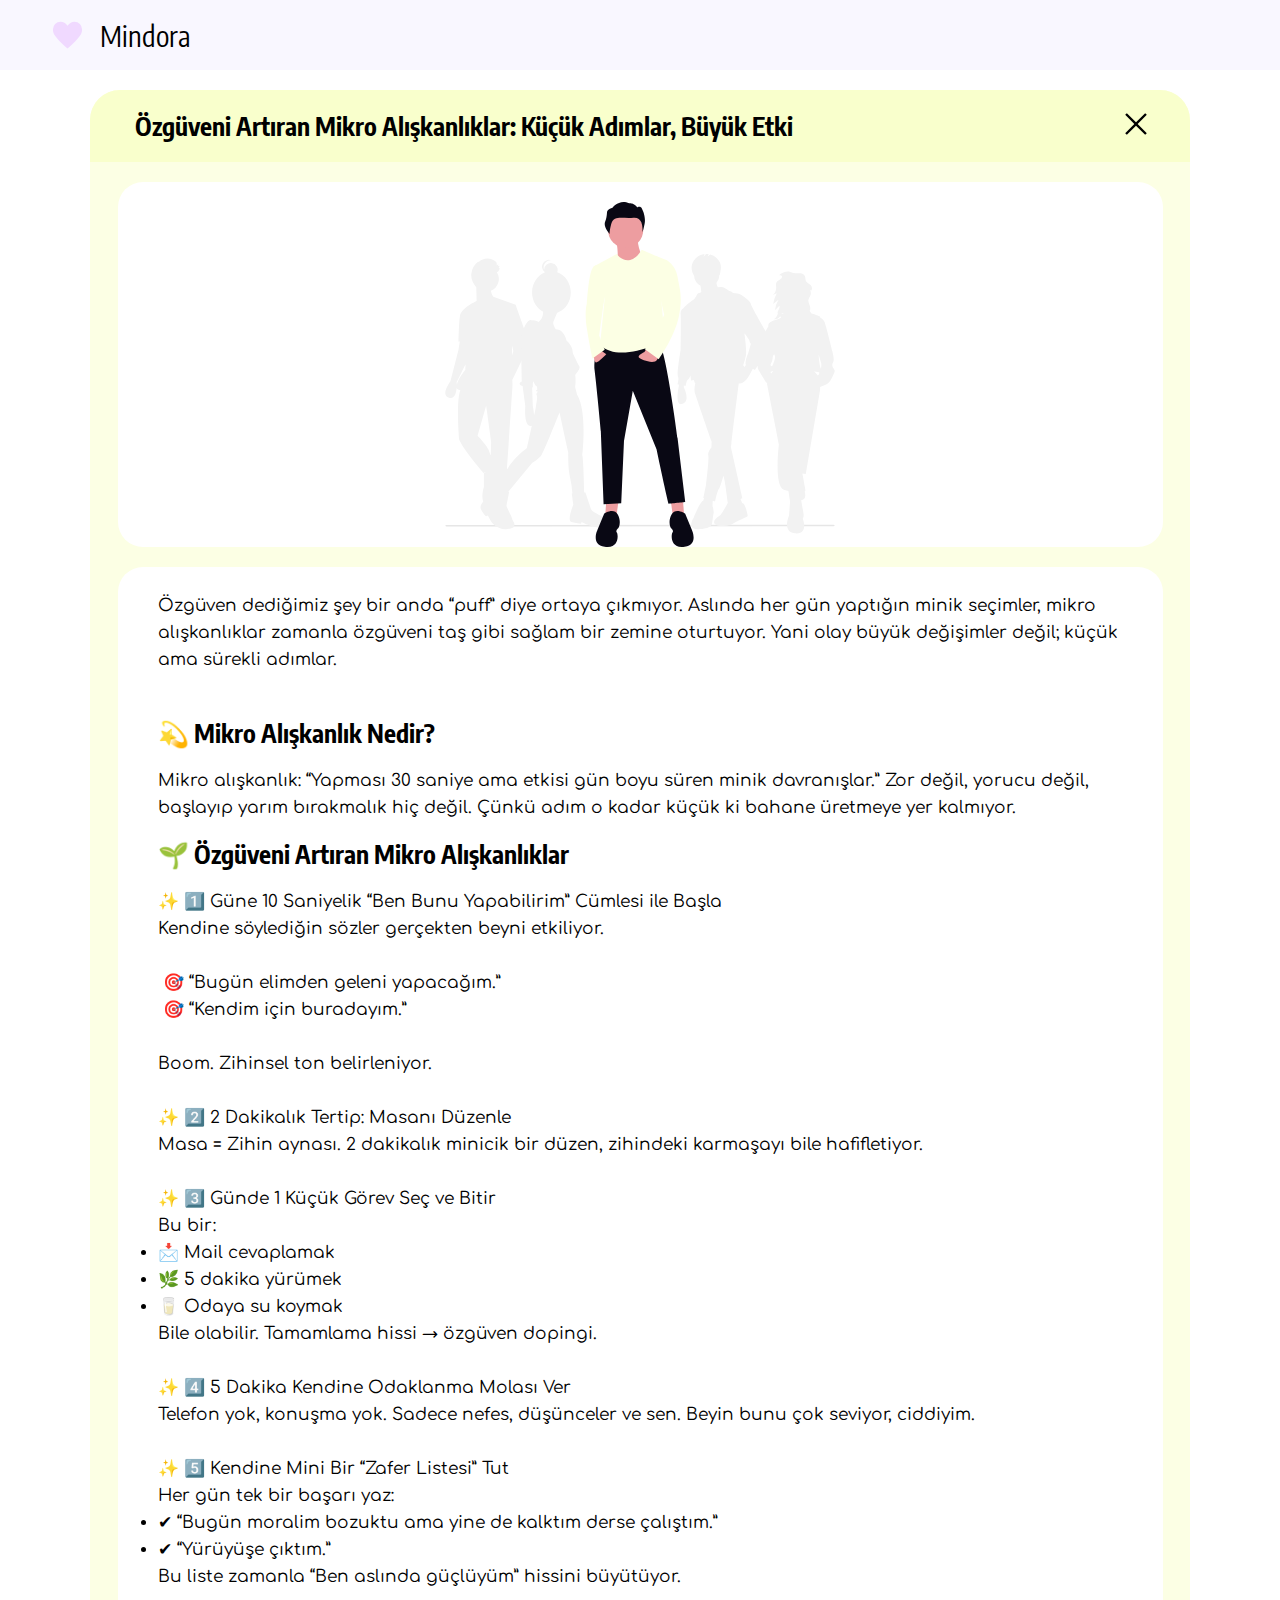
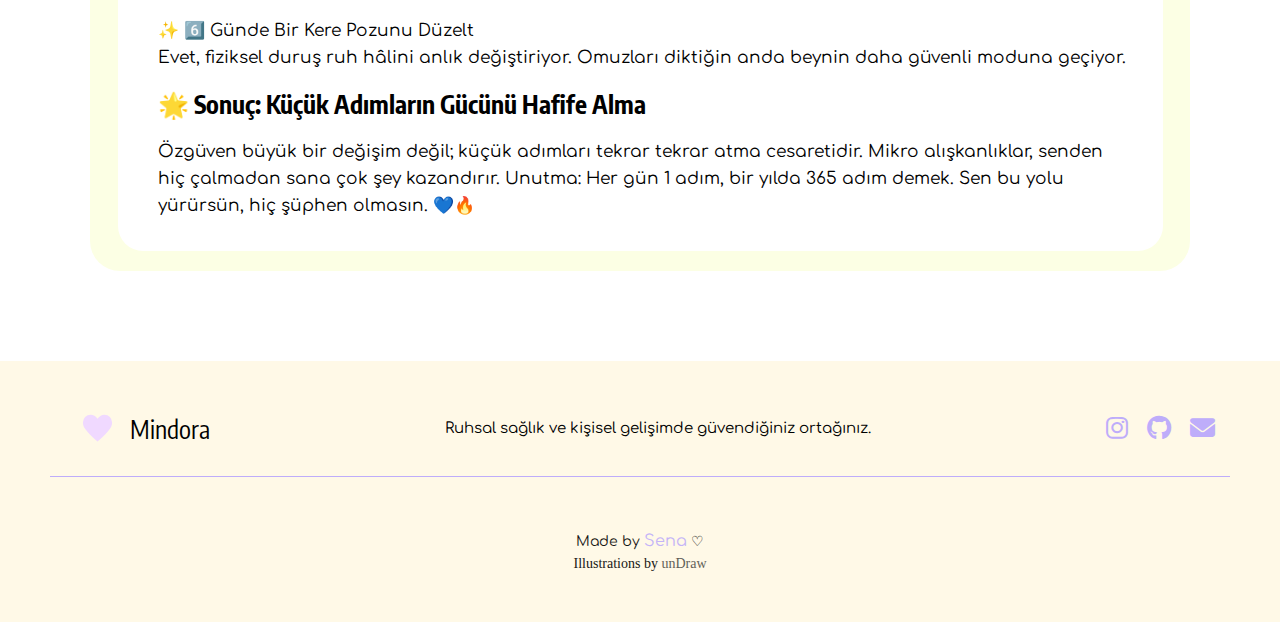
<file: özgüven.html>
<!DOCTYPE html>
<html lang="en">
<head>
    <meta charset="UTF-8">
    <meta name="viewport" content="width=device-width, initial-scale=1.0">
    <title>Kaygı Nedir?</title>
             <link rel="preconnect" href="https://fonts.googleapis.com">
<link rel="preconnect" href="https://fonts.gstatic.com" crossorigin>
<link href="https://fonts.googleapis.com/css2?family=Comfortaa:wght@300..700&display=swap" rel="stylesheet">
<link rel="preconnect" href="https://fonts.gstatic.com" crossorigin>
<link href="https://fonts.googleapis.com/css2?family=Encode+Sans+Condensed:wght@100;200;300;400;500;600;700;800;900&display=swap" rel="stylesheet">
<link rel="stylesheet" href="https://cdnjs.cloudflare.com/ajax/libs/font-awesome/6.5.1/css/all.min.css" integrity="SHA_GÜVENLİK_ANAHTARI" crossorigin="anonymous" referrerpolicy="no-referrer" />
<link rel="stylesheet" href="https://cdnjs.cloudflare.com/ajax/libs/font-awesome/6.5.1/css/all.min.css" integrity="SHA_GÜVENLİK_ANAHTARI" crossorigin="anonymous" referrerpolicy="no-referrer" />
</head>
<style>
    * {
        margin: 0;
        padding: 0;
        box-sizing: border-box;
    }

    body {
        /* display: flex;
        align-items: center;
        justify-content: center; */
        min-height: 100vh;
    }

          nav {
        background-color: #F9F7FF;
        width: 100%;
        display: flex;
        align-items: center;
        justify-content: space-between;
        padding: 20px;
        position: fixed;
        z-index: 1000;
        height: 70px;
        top: 0;
        left: 0;
    }

    .logo {
        display: flex;
        flex-direction: row;
        align-items: center;
        gap: 15px;
        margin-left: 30px;
    }

    .logo-h1 {
        font-family: "Encode Sans Condensed", sans-serif;
        font-size: 28px;
        font-weight: 400;
    }

    .logo img {
        width: 35px;
        height: auto;
       
    }

    .links {
        display: none;
        /* display: flex;
        align-items: center;
        justify-content: center;
        gap: 40px;
        margin-right: 30px;
        font-family: "Comfortaa", sans-serif; */
    }

    .links li {
        list-style: none;
    }

    .links a{
        text-decoration: none;
        font-size: 16px;
        color: black;
        transition: all 0.3s ease;
    }

    .links a:hover {
        color: #BEADFA;
    }


    .links.active {
        display: flex;
        background-color: #F9F7FF;
        padding: 15px;
    }

    h1, h2 {
        font-family: "Encode Sans Condensed", sans-serif;
    }

    section {
        padding: 90px 1rem 90px 1rem;
        display: flex;
        align-items: center;
        justify-content: center;
    }

    .container {
        width: 100%;
        max-width: 1100px;
        background-color: #FCFFE4;
        border-radius: 30px;
        gap: 20px;
        display: flex;
        flex-direction: column;
    }

    .kaygi-header {
        display: flex;
        align-items: center;
        justify-content: space-between;
        background-color: #f9ffcc;
        width: 100%;
        padding: 15px;
        border-radius: 30px 30px 0 0;
    }

    .kaygi-header h1 {
        margin-left: 30px;
        font-size: 25px;
    }

    .close {
        margin-right: 20px;
        width: 38px;
        height: auto;
        transition: all 0.4s ease;
    }

    .close:hover {
        /* transform: translateY(-5px); */
        background-color: white;
        border-radius: 10px;
    }

    .resim {
        width: 95%;
        background-color: white;
        border-radius: 25px;
        display: flex;
        align-items: center;
        justify-content: center;
        margin: 0 auto;
        padding-top: 20px;
    }

    .resim img {
        width: 450px;
        height: 345px;
    }

    .yazi {
        width: 95%;
        background-color: white;
        border-radius: 25px;
        margin: 0 auto;
        font-family: "Comfortaa", sans-serif;
        padding: 25px 2rem 2rem 40px;
        line-height: 27px;
        margin-bottom: 20px;
        font-size: 17px;
    }

    a {
        color: #000;
    }

    h2 {
        padding: 20px 0 20px 0;
        font-size: 25px;
    }

    .liste{
        list-style: none;
        padding-left: 5px;
    }

    strong {
        font-weight: bold;
    }



            footer {
        padding: 50px;
        background-color: #FFF9E7;
    }

    .footer-cont {
        display: flex;
        align-items: center;
        justify-content: space-between;
        border-bottom: 1px solid #BEADFA;
        padding-bottom: 30px;
    }

    .footer-cont p {
        font-size: 15px;
        font-family: "Comfortaa", sans-serif;
        line-height: 20px;
        text-align: center;
    }

    .footer-logo {
        display: flex;
        align-items: center;
        flex-direction: row;
        gap: 15px;
        margin-left: 30px;
        font-family: "Encode Sans Condensed", sans-serif;
    }

    .footer-logo img {
        width: 35px;
        height: auto;
    }

    .footer-logo h1 {
        font-size: 25px;
        font-weight: 400;
    }

    .social a i {
        font-size: 25px;
        margin-right: 15px;
        color: #BEADFA;
        transition: all 0.4s ease;
    }

    .social a:hover i {
        transform: translateY(-10px);
        color: #8f70ff;
    }

    footer .sena {
        font-size: 14px;
        padding-top: 35px;
        font-family: "Comfortaa", sans-serif;
        text-align: center;
    }

    .sena a {
        text-decoration: none;
        color: #BEADFA;
        font-size: 16px;
        transition: color 0.6s ease;
    }

    .sena a:hover {
        color: #8f70ff;
    }

    .footer-bottom {
        display: flex;
        flex-direction: column;
        align-items: center;
        gap: 6px;
        padding-top: 20px;
        text-align: center;
    }

    .undraw-link {
        text-decoration: none;
        color: black;
        opacity: 0.7;
    }

    .footer-bottom .sena,
    .footer-bottom .undraw {
        font-size: 14px;
        color: #000;
        opacity: 0.9;
    }


    @keyframes kalpAtis {
        0%, 100% {transform: scale(1);}
        50% {transform: scale(1.3);}
    }

    .kalp {
        animation: kalpAtis 2s ease infinite;
    }


        @media (max-width: 768px) {
            
        .resim img {
            width: 310px;
            height: 250px;
        }

        .kaygi-header h1 {
            font-size: 20px;
            margin-left: 12px;
            padding: 8px;
        }

        .kaygi-header img {
            margin-right: 15px;
        }

        .logo-h1 {
            font-size: 25px;
        }

        .links {
            display: none;
            width: 100%;
            position: absolute;
            top: 50px;
            left: 0;
            flex-direction: column;
        }

        .hamburger {
            display: block;
        }


        .info {
            display: flex;
            flex-direction: column;
            align-items: center;
            justify-content: center;
        }

        .name-info {
            gap: 20px;
            margin-left: 0;
        }

        .footer-cont {
            display: flex;
            align-items: center;
            justify-content: center;
            flex-direction: column;
            gap: 25px;
        }

        .social a i {
           margin-left: 15px;
        }

        .footer-logo {
           margin: 0;
        }  
    }




</style>
<body>
    <nav>
        <div class="logo">
            <img src="./assets/kalp.svg"  class="kalp">
            <h1 class="logo-h1">Mindora</h1>
        </div>

        <ul class="links">
            <li><a href="#hakkımda">Hakkımda</a></li>
            <li><a href="#hizmetler">Hizmetler</a></li>
            <li><a href="#">Blog</a></li>
            <li><a href="#">İletişim</a></li>
        </ul>
    </nav>

    <section>
        <div class="container">
            <div class="kaygi-header">
                <h1>Özgüveni Artıran Mikro Alışkanlıklar: Küçük Adımlar, Büyük Etki</h1>
                <a href="./blog.html" title="Kapat"><img class="close" src="./assets/close_100dp_000_FILL0_wght400_GRAD0_opsz48.svg" alt=""></a>
            </div>

            <div class="resim">
                <img src="./assets/undraw_stand-out_9j2q.svg" alt="">
            </div>

            <div class="yazi">
                <p>Özgüven dediğimiz şey bir anda “puff” diye ortaya çıkmıyor. Aslında her gün yaptığın minik seçimler, mikro alışkanlıklar zamanla özgüveni taş gibi sağlam bir zemine oturtuyor. Yani olay büyük değişimler değil; küçük ama sürekli adımlar. </p> <br>

                <h2>💫 Mikro Alışkanlık Nedir?</h2> 

                <p>Mikro alışkanlık:
                    “Yapması 30 saniye ama etkisi gün boyu süren minik davranışlar.”

                    Zor değil, yorucu değil, başlayıp yarım bırakmalık hiç değil. Çünkü adım o kadar küçük ki bahane üretmeye yer kalmıyor. </p>

                <h2>🌱 Özgüveni Artıran Mikro Alışkanlıklar</h2>
                <p>✨ 1️⃣ Güne 10 Saniyelik “Ben Bunu Yapabilirim” Cümlesi ile Başla</p>
                <p>Kendine söylediğin sözler gerçekten beyni etkiliyor.</p>
                    &nbsp;
                <ul class="liste">
                    <li>🎯 “Bugün elimden geleni yapacağım.”</li>
                    <li>🎯 “Kendim için buradayım.”</li>
                </ul> &nbsp;

                <p>Boom. Zihinsel ton belirleniyor.</p>
                    &nbsp;
                <p>✨ 2️⃣ 2 Dakikalık Tertip: Masanı Düzenle</p>
        
                <p>Masa = Zihin aynası.
                2 dakikalık minicik bir düzen, zihindeki karmaşayı bile hafifletiyor.</p> &nbsp;
                        &nbsp;
                <p>✨ 3️⃣ Günde 1 Küçük Görev Seç ve Bitir</p>
                <p>Bu bir:</p>
                <ul>
                    <li>📩 Mail cevaplamak</li>
                    <li>🌿 5 dakika yürümek</li>
                    <li>🥛 Odaya su koymak</li>
                </ul>
                <p>Bile olabilir. Tamamlama hissi → özgüven dopingi.</p>
                    &nbsp;
                    <br>
                ✨ 4️⃣ 5 Dakika Kendine Odaklanma Molası Ver

                <p>Telefon yok, konuşma yok.
                    Sadece nefes, düşünceler ve sen.
                    Beyin bunu çok seviyor, ciddiyim.</p>
                        &nbsp;

                <p>✨ 5️⃣ Kendine Mini Bir “Zafer Listesi” Tut</p>
                <p>Her gün tek bir başarı yaz:</p>
                <ul>
                    <li>✔ “Bugün moralim bozuktu ama yine de kalktım derse çalıştım.”</li>
                    <li>✔ “Yürüyüşe çıktım.”</li>
                </ul>
                <p>Bu liste zamanla “Ben aslında güçlüyüm” hissini büyütüyor.</p>
                        &nbsp;
                <p>✨ 6️⃣ Günde Bir Kere Pozunu Düzelt</p>
                <p>Evet, fiziksel duruş ruh hâlini anlık değiştiriyor.
Omuzları diktiğin anda beynin daha güvenli moduna geçiyor.</p>

                <h2>🌟 Sonuç: Küçük Adımların Gücünü Hafife Alma</h2>

                <p>Özgüven büyük bir değişim değil; küçük adımları tekrar tekrar atma cesaretidir. Mikro alışkanlıklar, senden hiç çalmadan sana çok şey kazandırır.

                Unutma: Her gün 1 adım, bir yılda 365 adım demek.
                Sen bu yolu yürürsün, hiç şüphen olmasın. 💙🔥</p>
            </div>
        </div>
    </section>

    <footer>
        <div class="footer-cont">
            <div class="footer-logo">
                <img src="./assets/kalp.svg" class="kalp" alt="">
                <h1>Mindora</h1>
            </div>
            
            <p>Ruhsal sağlık ve kişisel gelişimde güvendiğiniz ortağınız.</p>
            <div class="social">
                <a href=""><i class="fa-brands fa-instagram"></i></a>
                <a href=""><i class="fa-brands fa-github"></i></a>
                <a href=""><i class="fa-solid fa-envelope"></i></a>
            </div> 
        </div>

        <div class="footer-bottom">
            <p class="sena">Made by <a href="https://www.instagram.com/senanurbuyuksolak/" title="click ♡" target="_blank" rel="noopener">Sena</a> ♡</p>
            <p class="undraw">Illustrations by <a href="https://undraw.co" target="_blank" rel="noopener" class="undraw-link">unDraw</a></p>
        </div>
    </footer>

</body>
</html>
</file>
<file: style.css>
* {
        padding: 0;
        margin: 0;
        box-sizing: border-box;
    }

    a {
        color: #000;
    }

    a:visited {
        color: #000;
    }

    a:hover {
        color: #000;
    }

    body {
        min-height: 100vh;
        padding-top: 70px;
        /* padding: 70px 1rem 1rem 1rem; */
        font-family: "Encode Sans Condensed", sans-serif;
        overflow-x: hidden;
    }

    nav {
        background-color: #F9F7FF;
        width: 100%;
        display: flex;
        align-items: center;
        justify-content: space-between;
        padding: 20px;
        position: fixed;
        z-index: 1000;
        height: 70px;
        top: 0;
        left: 0;
    }

    .logo {
        display: flex;
        flex-direction: row;
        align-items: center;
        gap: 15px;
        margin-left: 30px;
    }

    .logo h1 {
        font-family: "Encode Sans Condensed", sans-serif;
        font-size: 28px;
        font-weight: 400;
    }

    .logo img {
        width: 35px;
        height: auto;
       
    }

    .links {
        display: flex;
        align-items: center;
        justify-content: center;
        gap: 30px;
        margin-right: 30px;
        font-family: "Comfortaa", sans-serif;
    }

    .links li {
        list-style: none;
    }

    .links a{
        text-decoration: none;
        font-size: 16px;
        color: black;
        transition: all 0.3s ease;
    }

    .links a:hover {
        color: #BEADFA;
    }

    .hamburger {
        font-size: 25px;
        line-height: 1;
        padding: 5px 20px;
        background: none;
        border: none;
        display: none;
        transition: transform 0.4s ease;
        color: #000;
    }

    .hamburger:hover {
        transform: scale(1.1);
    }

    .links.active {
        display: flex;
        background-color: #F9F7FF;
        padding: 15px;
    }

    .section1 {
        width: 100%;
        max-width: 1200px;
        display: flex;
        justify-content: space-between;
        align-items: center;
        gap: 40px;
        padding: 100px 20px;
        margin: 0 auto;
        text-align: center;
        
    }

    .hero-text {
        display: flex;
        align-items: center;
        justify-content: center;
        flex-direction: column;
        gap: 25px;
        font-family: "Comfortaa", sans-serif;
    }

    .hero-text h1 {
        font-size: 45px;
        font-family: "Encode Sans Condensed", sans-serif;
        margin-bottom: 25px;
        font-weight: 600;
    }

    .hero-text button {
        background-color: #F0D9FF;
        border-radius: 25px;
        border: none;
        font-size: 18px;
        display: flex; 
        align-items: center;
        justify-content: center; 
        margin: 0 auto;
        padding: 10px 40px;
        cursor: pointer;
        margin-top: 30px;
        width: fit-content;
        transition: all 0.4s ease;
    }

    .hero-text button:hover {
        transform: translateY(-10px);
        box-shadow: 0 5px 10px #9f9f9f;
        background-color: #BEADFA;
    }

    .hero-text button img {
        /* margin-left: 12px; */
        transition: transform 0.4s ease-in-out;
    }

    .hero-text button:hover img {
        transform: translateX(10px);
    }

    .calendly {
        text-decoration: none;
    }
    .hero-text img {
        width: 30px;
        height: auto;
        margin-left: 15px;
    }

    .hero-text p {
        margin-bottom: 25px;
        line-height: 35px;
        font-size: 18px;
    }

    span {
        color: #F0D9FF;
    }

    .hero-resim img {
        width: 100%;
        height: auto;
    }

    .hero-resim {
        display: flex;
        align-items: flex-end;
        justify-content: center;
        
    }

    /* section 2 */

    .section2 {
        display: flex;
        align-items: center;
        justify-content: space-between;
        width: 100%;
        max-width: 1200px;
        gap: 40px;
        padding: 20px 50px;
        margin: 0 auto;
        padding-top: 80px;
    }


    .sena-resim img {
        width: 100%;
        max-width: 550px;
        margin-top: 20px;
        border-radius: 48%;
        box-shadow: 0 10px 30px rgba(228, 184, 255, 0.4);
    }

    .about-text {
        display: flex;
        align-items: center;
        flex-direction: column;
        align-items: center;
        gap: 20px;
    }

    .about-text h1 {
        font-size: 40px;
        margin-top: 20px;
    }

    .about-text p {
        font-size: 18px;
        font-family: "Comfortaa", sans-serif;
        padding: 20px;
        text-align: center;
    }

    .about-text p, .box p  {
        line-height: 30px;
    }

    .baslik {
        background-color: black;
        color: #F0D9FF;
        border-radius: 25px;
        display: inline-block;
        padding: 0 12px;
        text-align: center;
    }

    .baslik p {
        font-size: 15px;
        margin: 0;
        line-height: 1.2;
    }

    .skills {
        display: flex;
        align-items: center;
        gap: 20px;
        margin-top: 10px;
    }

    .skills .s {
        background-color: #F0D9FF;
        padding: 10px 15px;
        border-radius: 20px;
        font-size: 16px;
        transition: all 0.4s ease;
    }

    .skills .s:hover {
        background-color: #BEADFA;
        box-shadow: 0 8px 20px #F0D9FF;
    }

    .section3 {
        display: flex;
        align-items: center;
        justify-content: center;
        padding: 100px 1rem 1rem 1rem;
        font-family: "Encode Sans Condensed", sans-serif;
    }

    .container {
        width: 100%;
        max-width: 1400px;
        background-color: #F9F7FF;
        border-radius: 20px;
        display: flex;
        align-items: center;
        justify-content: center;
        flex-direction: column;
        gap: 20px;
        padding: 1rem;
        
    }

    .header {
        text-align: center;
        margin-top: 20px;
    }

    .header p {
        margin-top: 20px;
        font-size: 15px;
        line-height: 25px;
        font-family: "Comfortaa", sans-serif;
    }

    .hizmetler {
        display: flex;
        flex-direction: row;
        align-items: center;
        justify-content: center;
        gap: 25px;
        margin-top: 20px;
        width: 100%;
        
    }


    .box {
        min-width: 300px;
        max-width: 300px;
        flex-shrink: 0;
        height: 300px;
        border-radius: 20px;
        padding: 20px; 
        /* flex: 0 0 100%; */
        margin-right: 10px;
        margin-bottom: 10px;
        scroll-snap-align: start;
        box-shadow: 0 5px 10px #dcdcdc;
        transition: all 0.4s ease;
    }

    .box:hover {
        transform: scale(1.04);
        box-shadow: 0 5px 15px #F0D9FF;
    }



    .box h1, p {
        text-align: center;
        margin-top: 10px;
    }

    .box h1 {
        font-size: 22px;
    }

    .box p, .info {
        font-family: "Comfortaa", sans-serif;
    }

    .box img {
        width: 38px;
        height: auto;
    }

    .info {
        display: flex;
        align-items: center;
        justify-content: space-between;
        margin-top: 20px;
    }

    .box1 {
        background-color: #FFEDFA;
    }

    .box2 {
        background-color: #EBF8E6;
    }

    .box3 {
        background-color: #E0EFFF;
    }

    .box4 {
        background-color: #F9F1DA;
    }

    .carousel {
        width: 100%;
        overflow: hidden;
        position: relative;
    }

    .carousel-track {
        display: flex;
        gap: 20px;
        transition: transform 0.3s ease-in-out;
    }

    .carousel-nav {
    /* Noktaları yatay olarak ortalar */
    text-align: center; 
    
    /* İsteğe bağlı: Üstten ve alttan boşluk ekler */
    padding: 5px 0;
}

    .dot {
        /* Noktaların temel boyutları ve şekli */
        height: 8px; 
        width: 8px;
        margin: 0 5px ; /* Noktalar arası boşluk */
        background-color: #bbb; /* Pasif (boş) nokta rengi */
        border-radius: 50%; /* Daire yapar */
        display: inline-block; /* Yan yana gelmelerini sağlar */
        cursor: pointer;
        transition: background-color 0.3s ease;
        
    }

    .dot.active {
        /* Aktif olan (mevcut kutuyu gösteren) nokta rengi */
        background-color: #F0D9FF; 
    }

    .section4 {
        display: flex;
        align-items: center;
        justify-content: center;
        width: 100%;
        padding: 100px 1rem 1rem 1rem;

    }

    .content {
        background: linear-gradient(#EEFFE6, #FFFFFF);
        width: 100%;
        max-width: 1100px;
        border-radius: 40px;
        display: flex;
        align-items: center;
        justify-content: space-between;
        padding: 15px;
        gap: 20px;
    }

    .text {
        display: flex;
        align-items: center;
        flex-direction: column;
        justify-content: center;
        gap: 30px;
    }

    .text h1 {
        margin-left: 30px;
        font-size: 28px;
        text-align: center;
    }

    .text button {
        padding: 10px 40px;
        background-color: #F0D9FF;
        font-size: 18px;
        border: none;
        border-radius: 20px;
        margin: 0 auto;
        transition: all 0.3s ease;
        box-shadow: 0 5px 10px #c5c5c5;
    }

    .text button:hover {
        background-color: #BEADFA;
        transform: translateY(-5px);
        
    }

    .resim img{
        width: 300px;
        height: 280px;
        margin-right: 30px;
    }

    .section5 {
        display: flex;
        flex-direction: column;
        align-items: center;
        justify-content: center;
        width: 100%;
        font-family: "Encode Sans Condensed", sans-serif;
        padding-top: 100px;
        padding-bottom: 80px;
    }

    .sec5-h1 {
        text-align: center;
        padding-bottom: 50px;
    }

    .kutu h1 {
        margin-top: 10px;
        text-align: center;
        font-size: 23px;
    }

    .kutu p {
        font-size: 17px;
        padding: 10px;
        line-height: 25px;
        font-family: "Comfortaa", sans-serif;
    }

    .kutu {
        display: flex;
        flex-direction: column;
        align-items: center;
        gap: 20px;
    }

    .kutular {
        display: flex;
        flex-direction: row;
        align-items: center;
        justify-content: center;
        gap: 20px;
    }

    .kutu3 {
        width: 280px;
        height: 250px;
    }

    .kutu-resim {
        width: 230px;
        height: 200px;
        margin-top: 25px;
    }

    .kutu {
        width: 100%;
        max-width: 350px;
        height: 450px;
        background: linear-gradient(#e7f8ff, #FFFFFF);
        border-radius: 25px;
        padding: 10px;
    }


    footer {
        padding: 50px;
        background-color: #FFF9E7;
    }

    .footer-cont {
        display: flex;
        align-items: center;
        justify-content: space-between;
        border-bottom: 1px solid #BEADFA;
        padding-bottom: 30px;
    }

    .footer-cont p {
        font-size: 15px;
        font-family: "Comfortaa", sans-serif;
        line-height: 20px;
    }

    .footer-logo {
        display: flex;
        align-items: center;
        flex-direction: row;
        gap: 15px;
        margin-left: 30px;
    }

    .footer-logo img {
        width: 35px;
        height: auto;
    }

    .footer-logo h1 {
        font-size: 25px;
        font-weight: 400;
    }

    .social a i {
        font-size: 25px;
        margin-right: 15px;
        color: #BEADFA;
        transition: all 0.4s ease;
    }

    .social a:hover i {
        transform: translateY(-10px);
        color: #8f70ff;
    }

    footer .sena {
        font-size: 14px;
        padding-top: 35px;
        font-family: "Comfortaa", sans-serif;
    }

    .sena a {
        text-decoration: none;
        color: #BEADFA;
        font-size: 16px;
        transition: color 0.6s ease;
    }

    .sena a:hover {
        color: #8f70ff;
    }

        .footer-bottom {
        display: flex;
        flex-direction: column;
        align-items: center;
        gap: 6px;
        padding-top: 20px;
        text-align: center;
    }

    .undraw-link {
        text-decoration: none;
        color: black;
        opacity: 0.7;
    }

    .footer-bottom .sena,
    .footer-bottom .undraw {
        font-size: 14px;
        color: #000;
        opacity: 0.9;
    }


    @keyframes kalpAtis {
        0%, 100% {transform: scale(1);}
        50% {transform: scale(1.3);}
    }

    .kalp {
        animation: kalpAtis 2s ease infinite;
    }

    button {
        font-family: "Comfortaa", sans-serif;
        color: #000;
    }


            .section6 {
            padding: 1rem;
            width: 100%;
            display: flex;
            align-items: center;
            justify-content: center;
            padding-bottom: 80px;
        }

        .faq {
            display: flex;
            flex-direction: column;
            text-align: center;
            background-color: #f4f1ff;
            padding: 2rem;
            border-radius: 20px;
            width: 100%;
            /* max-width: 1200px; */
            gap: 18px;
        }

        .btn-cont button{
            display: flex;
            align-items: center;
            justify-content: space-between;
        }

        .btn-cont {
            display: flex;
            align-items: center;
            flex-direction: column;
            gap: 15px;
            padding-bottom: 10px;
            border: 2px solid #eeeaff;
            border-radius: 15px;
            background-color: white;
            box-shadow: 0 5px 8px #d7d7d7;
            width: 80%;
            margin: 0 auto;
        }

        .btn {
            width: 100%;
            padding: 20px;
            font-size: 17px;
            font-family: "Comfortaa", sans-serif;
            border: none;
            outline: none;
            border-radius: 15px;
            background-color: white;
            color: #000;
            text-align: left;
            line-height: 22px;
        }

        .faqBtn {
            padding: 15px 20px;
            width: 20%;
            margin: 10px auto;
            text-align: center;
            background-color: #d8cdff;
            transition: background-color 0.3s ease;
            border-radius: 10px;
            border: none;
            font-size: 15px;
        }

        .faqBtn:hover {
            background-color: #c0aeff;
            
        }

        .faq-header h1 {
            padding-bottom: 20px;
            font-size: 24px;
        }

        .panel > p {
            padding: 15px;
            line-height: 25px;
            font-family: "Comfortaa", sans-serif;
        }

        button.active {
            background-color: rgb(255, 218, 245);
            transition: background-color 0.3s ease;
        }

        .panel {
            max-height: 0;
            overflow: hidden;
            transition: max-height 0.3s ease;
        }

        .panel.open {
            max-height: 300px;
        }

                i {
            transition: transform 0.7s ease;
            display: inline-block;
            cursor: pointer;
        }

        i.rotate {
            transform: rotate(180deg);
        }

        @keyframes i {
           0% {transform: rotate(0deg);}
           100% {transform: rotate(180deg);}
        }
        
    
    @media (max-width: 992px) {
        .kutular {
            display: grid;
            grid-template-columns: repeat(2, 1fr);
            gap: 20px;
            padding: 1rem;
        }

        .kutu {
            max-width: 100%;
        }
    }

    @media (max-width: 768px) {

        .btn-cont {
            width: 100%;
        }

        .faqBtn {
            width: 50%;
            font-size: 15px;
        }

        .logo h1 {
            font-size: 25px;
        }
        
        .hero-text, .about-text {
            text-align: center;
            width: 100%;
        }

        .links {
            display: none;
            width: 100%;
            position: absolute;
            top: 50px;
            left: 0;
            flex-direction: column;
        }

        .links li {
            padding-top: 20px;
        }

        .hamburger {
            display: block;
        }

        .section1 {
            width: 100%;
            max-width: 700px;
            display: flex;
            align-items: center;
            justify-content: center;
            flex-direction: column-reverse;
            padding-top: 10px;
        }

        .hero-text {
            align-items: center;
        }

        .hero-text h1 {
            text-align: center;
            font-size: 32px;
            
        }

        .hero-text button {
            align-self: center;
            font-size: 16px;
        }

        .hero-resim img {
            width: 100%;
            max-width: 300px;
            margin-bottom: 20px;
            margin-top: 20px;
        }

        .section2 {
            width: 100%;
            max-width: 700px;
            padding: 20px;
            gap: 25px;
            display: flex;
            align-items: center;
            justify-content: center;
            flex-direction: column;
            padding-top: 0;
        }

        .section3 {
            padding-top: 30px;
        }

        .sena-resim img {
            width: 100%;
            max-width: 250px;
            border-radius: 48%;
        }

        .about-text p {
            font-size: 16px;
            padding: 10px;
        }

        .about-text h1 {
            font-size: 30px;
        }

        .skills {
            flex-wrap: wrap;
            justify-content: center;
        }

        .hizmetler {
            /* Doğal yatay kaydırmayı engeller, sadece JS ile kayar */
            overflow-x: scroll;
            scroll-snap-type: x mandatory;
            -ms-overflow-style: none;
            scrollbar-width: none;
            -webkit-overflow-scrolling: touch;
        
        }

        .hizmetler::-webkit-scrollbar {
            display: none;
        }

        .carousel-track {
            flex-wrap: nowrap; /* Mobilde kaydırma için sarmayı kapat */
            scroll-snap-type: none;
            gap: 0;
            padding-left: 0;
        }
        
        .box {
            min-width: 85vw; /* Mobilde her kart %100 genişlikte */
            max-width: 85vw;
            margin-right: 20px !important;
            scroll-snap-align: center;
        }
        
        .carousel-nav {
            display: block; /* Mobilde dot'ları göster */
        }

        .content {
            width: 100%;
            max-width: 500px;
            margin: 0;
            display: flex;
            flex-direction: column;
            gap: 40px;
        }

        .text h1 {
            font-size: 21px;
            padding: 10px;
            margin-top: 10px;
            margin-left: 0;
        }

        .text button {
            padding: 15px 30px;
            font-size: 15px;
            margin: 0 auto;
            width: fit-content;
        
        }

        .resim img {
            width: 200px;
            height: 200px;
            margin: 0;
            margin-right: 0;
        }

        .kutular {
            display: flex;
            flex-direction: column;
            align-items: center;
            gap: 5px;
        }

        .sec5-h1 {
            font-size: 22px;
            padding: 10px 1rem 3rem 1rem;
        }

        .footer-cont {
            display: flex;
            align-items: center;
            justify-content: center;
            flex-direction: column;
            gap: 25px;
        }

        .social a i {
           margin-left: 15px;
        }

        .footer-logo {
           margin: 0;
        }
    }


    @media (min-width: 769px) {
    .carousel-track {
        flex-wrap: wrap;
        justify-content: center;
        transform: none !important; /* Masaüstünde transform işlemi olmasın */
    }

    
    .carousel-nav {
        display: none; /* Masaüstünde dot gerek yok */
    }
}
</file>
